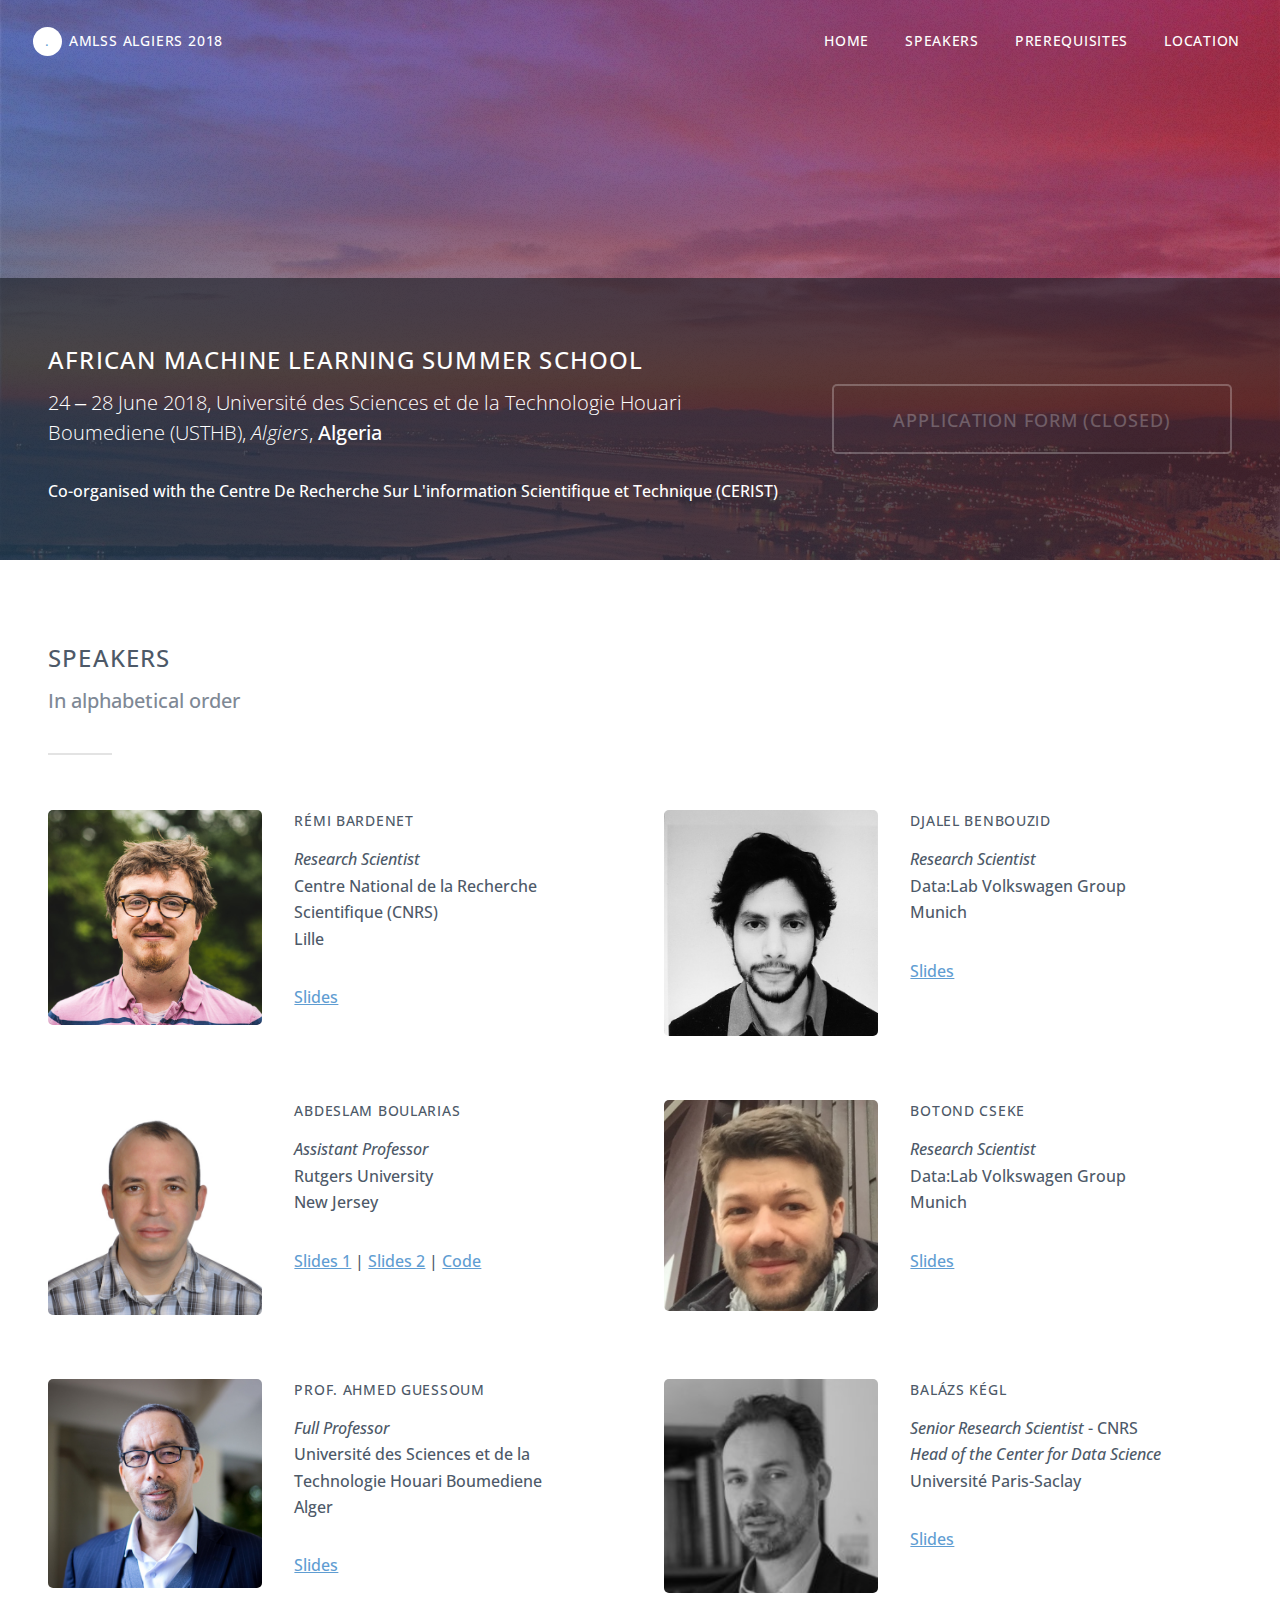
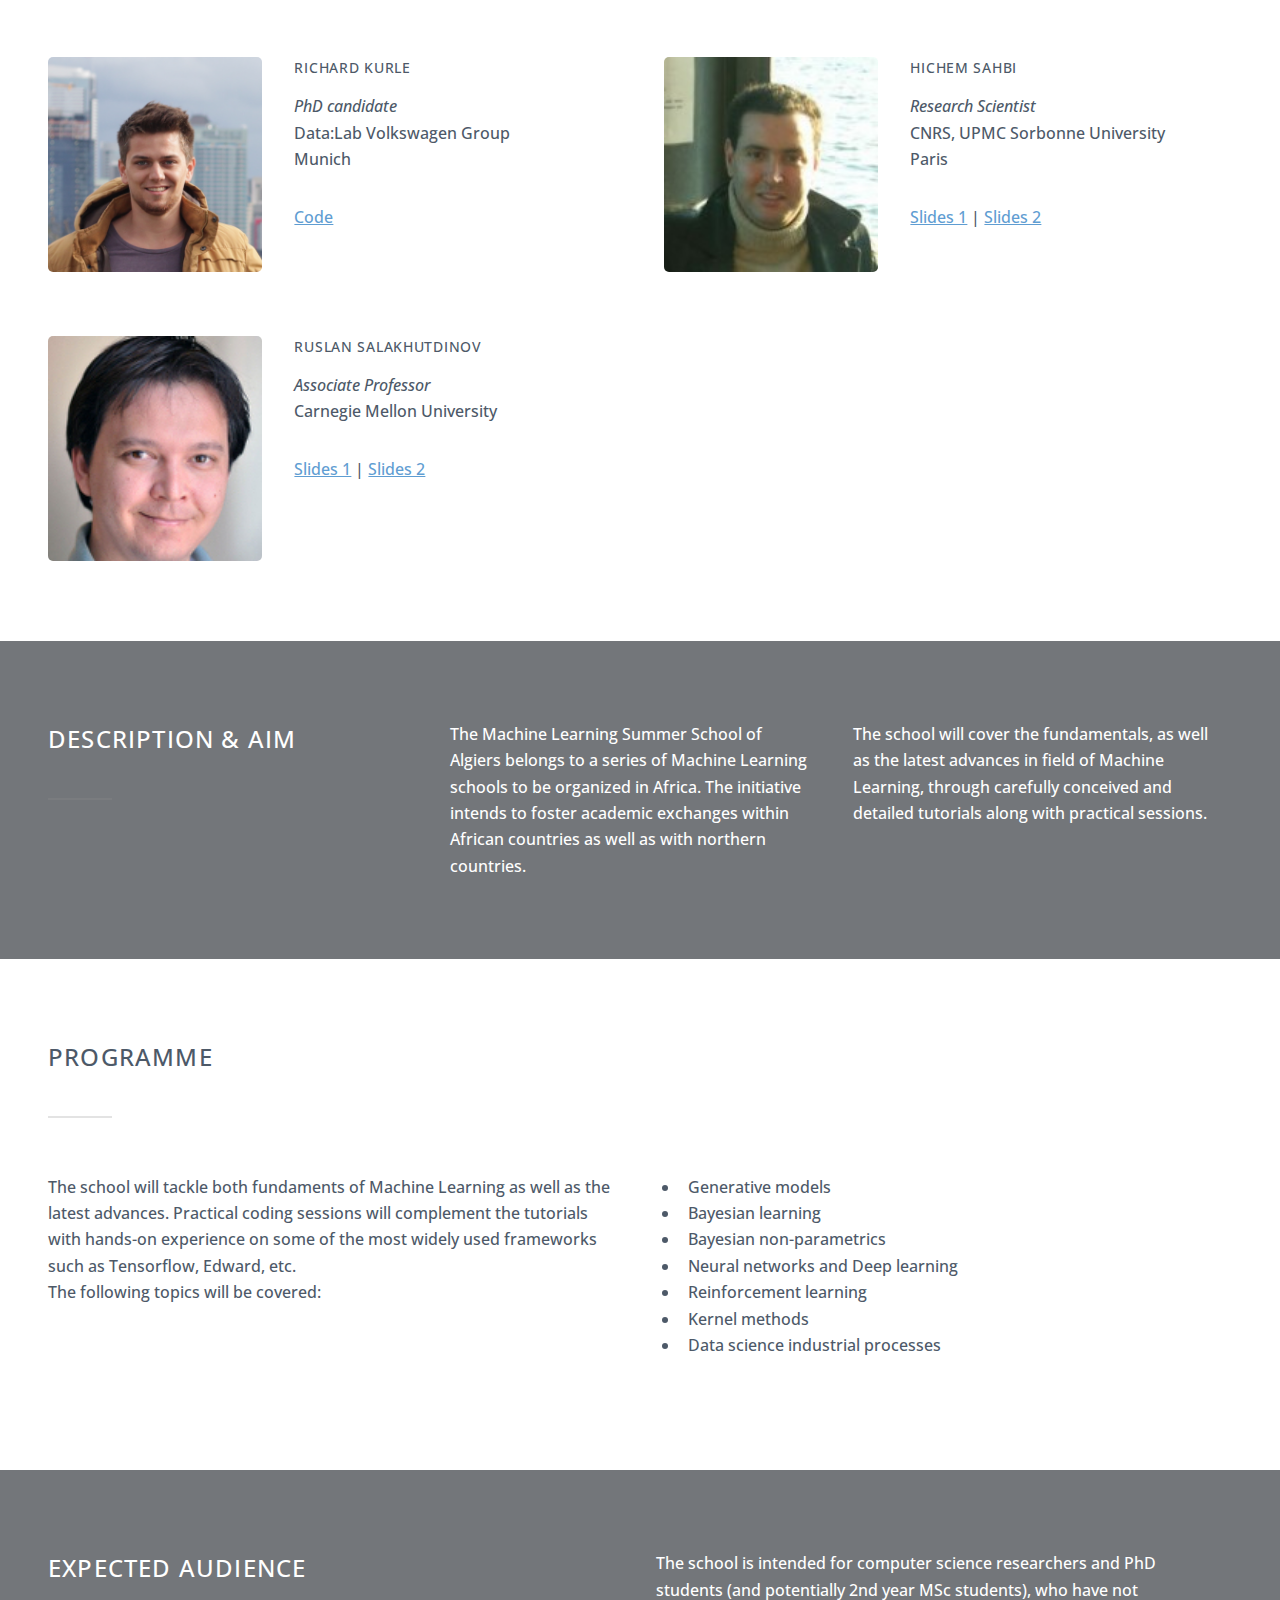
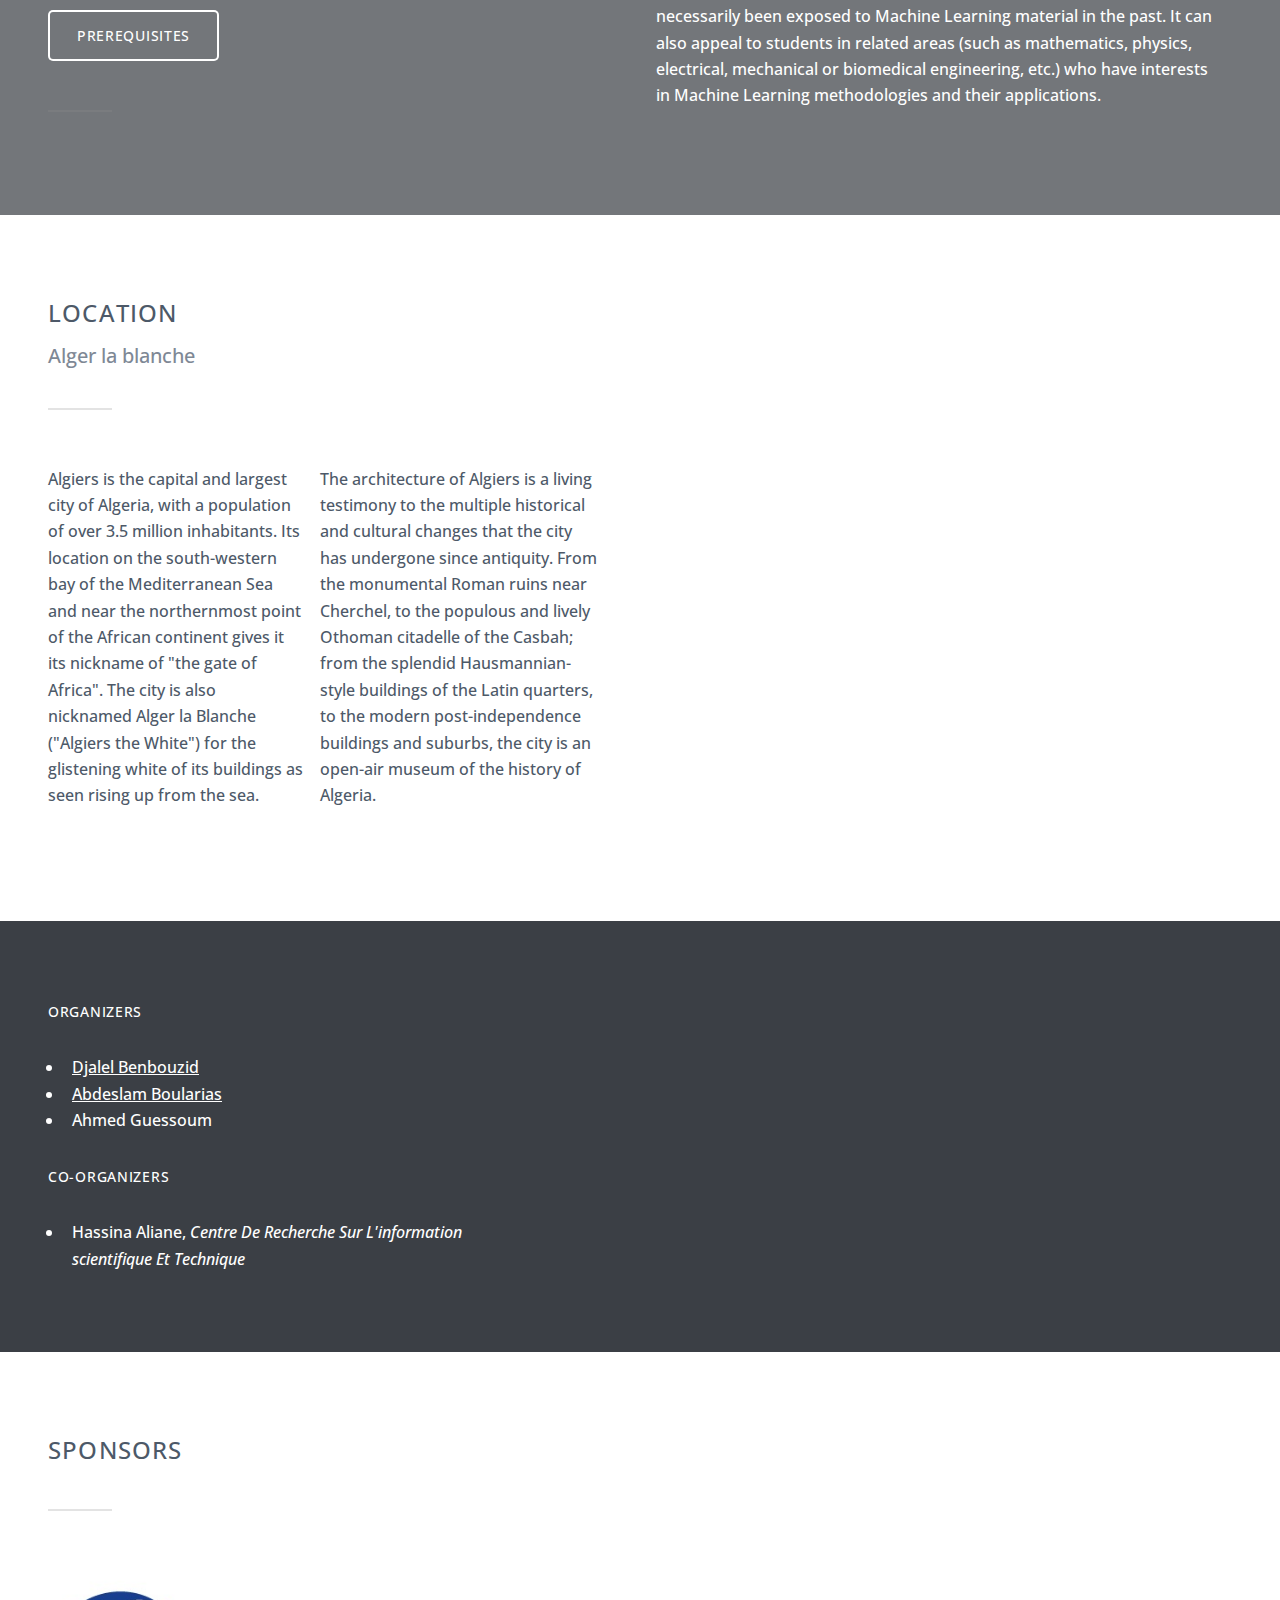
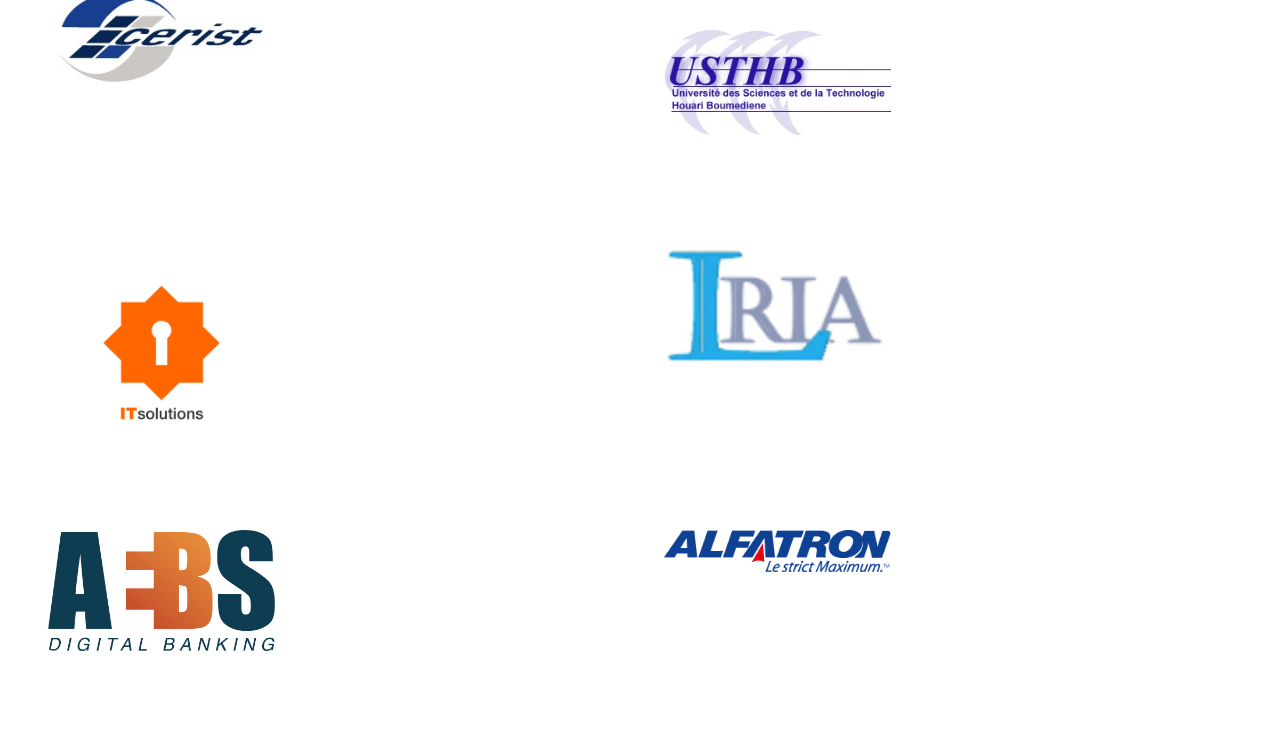
<file: algiers2018/index.html>
<!DOCTYPE HTML>
<html>
	<head>
		<script async src="https://www.googletagmanager.com/gtag/js?id=UA-108092888-1"></script>
		<script>
		  window.dataLayer = window.dataLayer || [];
		  function gtag(){dataLayer.push(arguments);}
		  gtag('js', new Date());

		  gtag('config', 'UA-108092888-1');
		</script>

		<title>AMLSS Algiers 2018</title>
		<meta charset="utf-8" />
		<meta name="viewport" content="width=device-width, initial-scale=1" />
		<!--[if lte IE 8]><script src="assets/js/ie/html5shiv.js"></script><![endif]-->
		<link rel="stylesheet" href="assets/css/main.css" />
		<!--[if lte IE 8]><link rel="stylesheet" href="assets/css/ie8.css" /><![endif]-->
		<!--[if lte IE 9]><link rel="stylesheet" href="assets/css/ie9.css" /><![endif]-->

		<meta property="og:title" content="AMLSS Algiers 2018" /> 
		<meta property="og:image" content="//mlschool.github.io/algiers2018/images/schoolbanner.png" /> 
		<meta property="og:description" content="African Machine Learning Summer School, Algiers 2018." />
		<meta property="og:url" content="//mlschool.github.io/algiers2018" />

		<meta name="twitter:card" content="summary" />
		<meta name="twitter:title" content="AMLSS Algiers 2018" />
		<meta name="twitter:description" content="African Machine Learning Summer School, Algiers 2018." />
		<meta name="twitter:image" content="http://mlschool.github.io/algiers2018/images/schoolbanner.png" />

	</head>
	<body class="landing">

		<!-- Header -->
			<header id="header" class="alt">
				<h1 id="logo"><a href="//mlschool.github.io/algiers2018/">AMLSS Algiers 2018</a></h1>
				<nav id="nav">
					<ul>
						<li><a href="//mlschool.github.io/algiers2018/">Home</a></li>
						<!-- <li><a href="https://goo.gl/forms/7QHzlJRkBMGAGCOi2">Application</a></li> -->
						<li><a href="//mlschool.github.io/algiers2018/#speakers">Speakers</a>  <!-- class="submenu" -->
						</li>
						<!-- <li><a href="#" class="submenu">Material</a> -->
							<!-- <ul> -->
								<li><a href="//mlschool.github.io/algiers2018/audience">Prerequisites</a></li>
								<!-- <li><a href="#">Slides</a></li> -->
							<!-- </ul>  -->
						</li>
						<li><a href="//mlschool.github.io/algiers2018/#location">Location</a></li>
					</ul>
				</nav>
			</header>

		<!-- Banner -->
			<section id="banner">
				<div class="content">
					<div class="inner">
						<header>
							<h2>African Machine Learning Summer School</h2>
							<p>24 &#8210; 28 June 2018, Université des Sciences et de la Technologie Houari Boumediene (USTHB), <i>Algiers</i>, <b>Algeria</b</p> 
							<p>Co-organised with the Centre De Recherche Sur L'information Scientifique et Technique (CERIST)
</p> 
						</header>
						<ul class="actions">
							<li><a href="https://goo.gl/forms/7QHzlJRkBMGAGCOi2" target="_blank" class="button disabled huge">Application form (closed)</a></li>
						</ul>
					</div>
				</div>
			</section>


		<!-- Speakers -->
			<section id="speakers" class="wrapper">
				<div class="inner">
					<header class="major">
						<h2>Speakers</h2>
						<p>In alphabetical order</p>
					</header>
					<div class="posts">
						<section class="post">
							<a href="#" class="image">
								<img src="images/speakers/bardenet.jpg" alt="Rémi Bardenet" />
							</a>
							<div class="content">
								<h3>Rémi Bardenet</h3>
								<p><i>Research Scientist</i>
								<br><b>Centre National de la Recherche Scientifique (CNRS)</b><br>Lille</p>
								<p><a href="slides/bardenet.pdf">Slides</a></p>
							</div>
						</section>
						<section class="post">
							<a href="#" class="image">
								<img src="images/speakers/benbouzid.jpg" alt="Djalel Benbouzid" />
							</a>
							<div class="content">
								<h3>Djalel Benbouzid</h3>
								<p><i>Research Scientist</i>
								<br><b>Data:Lab Volkswagen Group</b><br>Munich</p>
								<p><a href="slides/benbouzid.pdf">Slides</a></p>

							</div>
						</section>
						<section class="post">
							<a href="#" class="image">
								<img src="images/speakers/boularias.jpg" alt="Abdeslam Boularias" />
							</a>
							<div class="content">
								<h3>Abdeslam Boularias</h3>
								<p><i>Assistant Professor</i>
								<br><b>Rutgers University</b><br>New Jersey</p>
								<p><a href="slides/boularias.pdf">Slides 1</a> | 
									<a href="slides/boularias-qlearningexample.pptx">Slides 2</a> | 
									<a href="slides/GridWorld.zip">Code</a>
								</p>

							</div>
						</section>
						<section class="post">
							<a href="#" class="image">
								<img src="images/speakers/botond.png" alt="Botond Cseke" />
							</a>
							<div class="content">
								<h3>Botond Cseke</h3>
								<p><i>Research Scientist</i>
								<br><b>Data:Lab Volkswagen Group</b><br>Munich</p>
								<p><a href="slides/cseke.pdf">Slides</a></p>
							</div>
						</section>
						<section class="post">
							<a href="#" class="image">
								<img src="images/speakers/guessoum.jpg" alt="Ahmed Guessoum" />
							</a>
							<div class="content">
								<h3>Prof. Ahmed Guessoum</h3>
								<p><i>Full Professor</i>
								<br><b>Université des Sciences et de la Technologie Houari Boumediene</b><br>Alger</p>
								<p><a href="slides/guessoum.pdf">Slides</a></p> 

							</div>
						</section>
						<section class="post">
							<a href="#" class="image">
								<img src="images/speakers/kegl.jpg" alt="Balázs Kégl" />
							</a>
							<div class="content">
								<h3>Balázs Kégl</h3>
								<p><i>Senior Research Scientist</i> - <b>CNRS</b>
								<br><i>Head of the Center for Data Science</i><br><b>Université Paris-Saclay</b></p>
								<p><a href="slides/kegl.pdf">Slides</a></p>
							</div>
						</section>
						<section class="post">
							<a href="#" class="image">
								<img src="images/speakers/richard.png" alt="Richard Kurle" />
							</a>
							<div class="content">
								<h3>Richard Kurle</h3>
								<p><i>PhD candidate</i>
								<br><b>Data:Lab Volkswagen Group</b><br>Munich</p>
								<p><a href="https://github.com/richardk53/tf_tutorial_algiers">Code</a></p>

							</div>
						</section>
 						<section class="post">
							<a href="#" class="image">
								<img src="images/speakers/hichem.jpg" alt="Hichem Sahbi" />
							</a>
							<div class="content">
								<h3>Hichem Sahbi</h3>
								<p><i>Research Scientist</i>
								<br><b>CNRS, UPMC Sorbonne University</b><br>Paris</p>
								<p><a href="slides/sahbi1.pdf">Slides 1</a> | 
									<a href="slides/sahbi2.pdf">Slides 2</a>
								</p>

							</div>
						</section>
						<section class="post">
							<a href="#" class="image">
								<img src="images/speakers/ruslan.jpg" alt="Ruslan Salakhutdinov" />
							</a>
							<div class="content">
								<h3>Ruslan Salakhutdinov</h3>
								<p><i>Associate Professor</i>
								<br><b>Carnegie Mellon University</b></p>
								<p><a href="slides/salakhutdinov1.pdf">Slides 1</a> | 
									<a href="slides/salakhutdinov2.pdf">Slides 2</a>
								</p>

							</div>
						</section>
					</div>
				</div>
			</section>

		<!-- Description -->
			<section id="description" class="wrapper cta">
				<div class="inner">
					<header class="major">
						<h2>Description &amp; aim</h2>
					</header>
					<p>
						The Machine Learning Summer School of Algiers belongs to a series of Machine Learning schools to be organized in Africa. 
						The initiative intends to foster academic exchanges within African countries as well as with northern countries. 
					</p>
					<p>
						The school will cover the fundamentals, as well as the latest advances in field of Machine Learning, through carefully conceived and detailed tutorials along with practical sessions.
					</p>
				</div>
			</section>

			<section class="wrapper">
				<div class="inner">
					<header class="major">
						<h2>Programme</h2>
					</header>
					<div class="posts">
						<section class="post">
							The school will tackle both fundaments of Machine Learning as well as the latest advances. 
							Practical coding sessions will complement the tutorials with hands-on experience on some of 
							the most widely used frameworks such as Tensorflow, Edward, etc.
							<br>
							The following topics will be covered:
					</section>
						<section class="post">
							<ul>
								<li>Generative models</li>
								<li>Bayesian learning</li>
								<li>Bayesian non-parametrics</li>
								<li>Neural networks and Deep learning</li>
								<li>Reinforcement learning</li>
								<li>Kernel methods</li>
								<li>Data science industrial processes</li>
							</ul>
						</section>
					</div>
				</div>
			</section>


		<!-- Audience -->
			<section id="audience" class="wrapper cta">
				<div class="inner">
					<header class="major">
						<h2>Expected audience</h2>
						<ul class="actions">
							<li><a href="//mlschool.github.io/algiers2018/audience" class="button big">Prerequisites</a></li>
						</ul>
					</header>
					<p>
						The school is intended for computer science researchers and PhD students (and potentially 2nd year MSc students), who have not necessarily been exposed to Machine Learning  material in the past. It can also appeal to students in related areas (such as  mathematics, physics, electrical, mechanical or biomedical engineering, etc.) who have interests in Machine Learning methodologies and their applications.
					</p>
				</div>
			</section>

		<!-- Location -->
			<section id="location" class="wrapper">
				<div class="inner">
					<header class="major">
						<h2>Location</h2>
						<p>Alger la blanche</p>
					</header>
					<div class="posts">
						<section class="post">
							<p>
							Algiers is the capital and largest city of Algeria, with a population of over 3.5 million inhabitants. Its location on the  south-western bay of the Mediterranean Sea and near the northernmost point of the African continent gives it its nickname of "the gate of Africa". The city is also nicknamed <b>Alger la Blanche</b> ("Algiers the White") for the glistening white of its buildings as seen rising up from the sea. 
							</p><p>
							The architecture of Algiers is a living testimony to the multiple historical and cultural changes that the city has undergone since antiquity. From the monumental Roman ruins near Cherchel, to the populous and lively Othoman citadelle of the Casbah; from the splendid Hausmannian-style buildings of the Latin quarters, to the modern post-independence buildings and suburbs, the city is an open-air museum of the history of Algeria. 
							</p>
						</section>
						<section class="post">
								<iframe width="560" height="315" src="https://www.youtube.com/embed/Rh0uDv0qxDs?rel=0&amp;showinfo=0" frameborder="0" allowfullscreen></iframe>
						</section>
					</div>
				</div>
			</section>

		<!-- Footer -->
			<footer id="footer">
				<div class="content">
					<div class="inner">
						<section class="about">
							<h3>Organizers</h3>
							<p>
							<ul>
								<li><a href="https://www.linkedin.com/in/djalelbbz/">Djalel <b>Benbouzid</b></a></li>
								<li><a href="http://www.abdeslam.net/">Abdeslam <b>Boularias</b></a></li>
								<li>Ahmed <b>Guessoum</b></li>
							</ul>
							</p>
							<ul class="actions">
								<!-- <li><a href="#" class="button">Learn More</a></li> -->
							</ul>
							<h3>Co-organizers</h3>
							<p>
							<ul>
								<!-- <li>Centre De Recherche Sur L'information scientifique Et Technique (CERIST)</li>  -->
								<li>Hassina <b>Aliane</b>, <i>Centre De Recherche Sur L'information scientifique Et Technique</i></li>
							</ul>
							</p>
							<ul class="actions">
								<!-- <li><a href="#" class="button">Learn More</a></li> -->
							</ul>
						</section>
						<!-- <ul class="icons bulleted">
							<li class="icon fa-map-marker">
								<h3>University</h3>
								<p><br />
								<br />
								<br />
								</p>
							</li>
						</ul>
						<ul class="icons bulleted">
							<li class="icon fa-twitter">
								<h3>Twitter</h3>
								<p><a href="#">@</a></p>
							</li>
							<li class="icon fa-facebook">
								<h3>Facebook</h3>
								<p><a href="#">Page</a></p>
							</li>
							<li class="icon fa-envelope-o">
								<h3>Email</h3>
								<p><a href="#">mail@mail.com</a></p>
							</li>
						</ul> -->
					</div>
				</div>
			</footer>

			<section id="sponsors" class="wrapper">
				<div class="inner">
					<header class="major">
						<h2>Sponsors</h2>
					</header>
					<div class="posts">
						<section class="post">
							<a href="http://www.cerist.dz/" class="image">
							<img src="images/cerist.jpg">
							</a>
						</section>
						<section class="post">
							<a href="http://www.usthb.dz/" class="image">
							<img src="images/usthb.png">
							</a>
						</section>
						<section class="post">
							<a href="http://www.itsolutions.dz/" class="image">
							<img src="images/itsolutions.jpg">
							</a>
						</section>
						<section class="post">
							<a href="http://www.lria.usthb.dz/spip.php?article53" class="image">
							<img src="images/lria_logo.png">
							</a>
						</section>
						<section class="post">
							<a href="http://www.aebs-tech.com" class="image">
							<img src="images/aebs.png">
							</a>
						</section>
						<section class="post">
							<a href="http://www.alfatron-dz.com/" class="image">
							<img src="images/alfatron.png">
							</a>
						</section>
					</div>
				</div>
			</section>

		<!-- Scripts -->
			<script src="assets/js/jquery.min.js"></script>
			<script src="assets/js/jquery.dropotron.min.js"></script>
			<script src="assets/js/jquery.scrollex.min.js"></script>
			<script src="assets/js/skel.min.js"></script>
			<script src="assets/js/util.js"></script>
			<!--[if lte IE 8]><script src="assets/js/ie/respond.min.js"></script><![endif]-->
			<script src="assets/js/main.js"></script>

	</body>
</html>
</file>
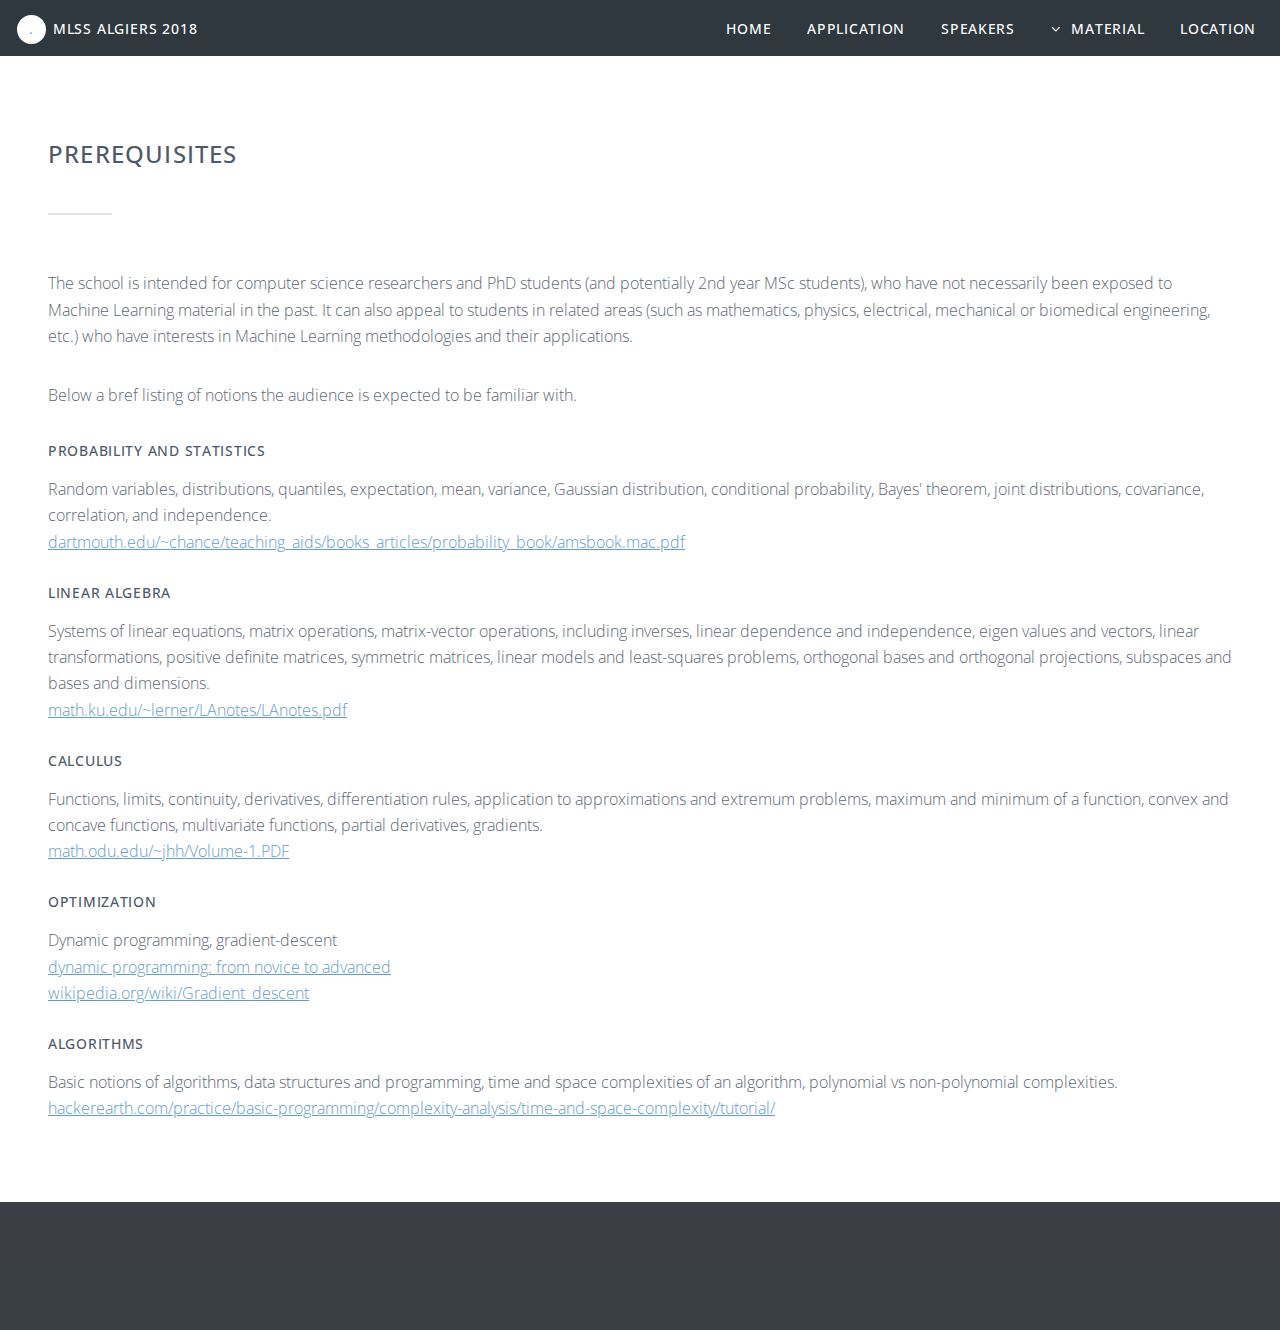
<file: algiers2018/audience/index.html>
<!DOCTYPE HTML>
<html>
	<head>
		<script async src="https://www.googletagmanager.com/gtag/js?id=UA-108092888-1"></script>
		<script>
		  window.dataLayer = window.dataLayer || [];
		  function gtag(){dataLayer.push(arguments);}
		  gtag('js', new Date());

		  gtag('config', 'UA-108092888-1');
		</script>

		<title>MLSS Algiers 2018</title>
		<meta charset="utf-8" />
		<meta name="viewport" content="width=device-width, initial-scale=1" />
		<!--[if lte IE 8]><script src="../assets/js/ie/html5shiv.js"></script><![endif]-->
		<link rel="stylesheet" href="../assets/css/main.css" />
		<!--[if lte IE 8]><link rel="stylesheet" href="../assets/css/ie8.css" /><![endif]-->
		<!--[if lte IE 9]><link rel="stylesheet" href="../assets/css/ie9.css" /><![endif]-->
	</head>
	<body>

		<!-- Header -->
			<header id="header">
				<h1 id="logo"><a href="//mlschool.org/algiers2018/">MLSS Algiers 2018</a></h1>
				<nav id="nav">
					<ul>
						<li><a href="//mlschool.org/algiers2018/">Home</a></li>
						<li><a href="https://goo.gl/forms/7QHzlJRkBMGAGCOi2">Application</a></li>
						<li><a href="//mlschool.org/algiers2018/#speakers">Speakers</a>  <!-- class="submenu" -->
						</li>
						<li><a href="#" class="submenu">Material</a>
							<ul>
								<li><a href="//mlschool.org/algiers2018/audience">Prerequisites</a></li>
								<li><a href="#">Slides</a></li>
							</ul> 
						</li>
						<li><a href="//mlschool.org/algiers2018/#location">Location</a></li>
					</ul>
				</nav>
			</header>


		<!-- Main -->
			<section id="main" class="wrapper">
				<div class="inner">
					<header class="major">
						<h2>Prerequisites</h2>
					</header>

					<!-- Content -->
						<p>
							The school is intended for computer science researchers and PhD students (and potentially 2nd year MSc students), who have not necessarily been exposed to Machine Learning  material in the past. It can also appeal to students in related areas (such as  mathematics, physics, electrical, mechanical or biomedical engineering, etc.) who have interests in  Machine Learning methodologies and their applications.
						</p>

						<p>
							Below a bref listing of notions the audience is expected to be familiar with.
						</p>

						<div class="content">
							<h3>Probability and statistics</h3>
								Random variables, distributions, quantiles, expectation, mean, variance, Gaussian distribution, conditional probability, Bayes' theorem, joint distributions, covariance, correlation, and independence. 
								<br>
								<a href="https://www.dartmouth.edu/~chance/teaching_aids/books_articles/probability_book/amsbook.mac.pdf">dartmouth.edu/~chance/teaching_aids/books_articles/probability_book/amsbook.mac.pdf</a>
								<br><br>


							<h3>Linear algebra</h3>

								Systems of linear equations, matrix operations, matrix-vector operations, including inverses, linear dependence and independence, eigen values and vectors, linear transformations, positive definite matrices, symmetric matrices, linear models and least-squares problems, orthogonal bases and orthogonal projections, subspaces and bases and dimensions.
								<br>
								<a href="https://www.math.ku.edu/~lerner/LAnotes/LAnotes.pdf">math.ku.edu/~lerner/LAnotes/LAnotes.pdf</a>
								<br><br>
								

							<h3>Calculus</h3>
								Functions, limits, continuity, derivatives, differentiation rules, application to approximations and extremum problems, maximum and minimum of a function, convex and concave functions, multivariate functions, partial derivatives, gradients.

								<br>
								<a href="http://www.math.odu.edu/~jhh/Volume-1.PDF">math.odu.edu/~jhh/Volume-1.PDF</a>
								<br><br>

							<h3>Optimization</h3>

								Dynamic programming, gradient-descent
								<br>
								<a href="https://www.topcoder.com/community/data-science/data-science-tutorials/dynamic-programming-from-novice-to-advanced/">dynamic programming: from novice to advanced</a>

								<br>
								<a href="https://en.wikipedia.org/wiki/Gradient_descent">wikipedia.org/wiki/Gradient_descent</a>
								<br><br>

							<h3>Algorithms</h3>

								Basic notions of algorithms, data structures and programming, time and space complexities of an algorithm, polynomial vs non-polynomial complexities.
								
								<br>
								<a href="https://www.hackerearth.com/practice/basic-programming/complexity-analysis/time-and-space-complexity/tutorial/">hackerearth.com/practice/basic-programming/complexity-analysis/time-and-space-complexity/tutorial/</a>
							</p>
						</div>

				</div>
			</section>

		<!-- Footer -->
			<footer id="footer">
				<div class="content">
					<div class="inner">
						<section class="about">
						</section>
					</div>
				</div>
			</footer>

		<!-- Scripts -->
			<script src="../assets/js/jquery.min.js"></script>
			<script src="../assets/js/jquery.dropotron.min.js"></script>
			<script src="../assets/js/jquery.scrollex.min.js"></script>
			<script src="../assets/js/skel.min.js"></script>
			<script src="../assets/js/util.js"></script>
			<!--[if lte IE 8]><script src="../assets/js/ie/respond.min.js"></script><![endif]-->
			<script src="../assets/js/main.js"></script>

	</body>
</html>
</file>
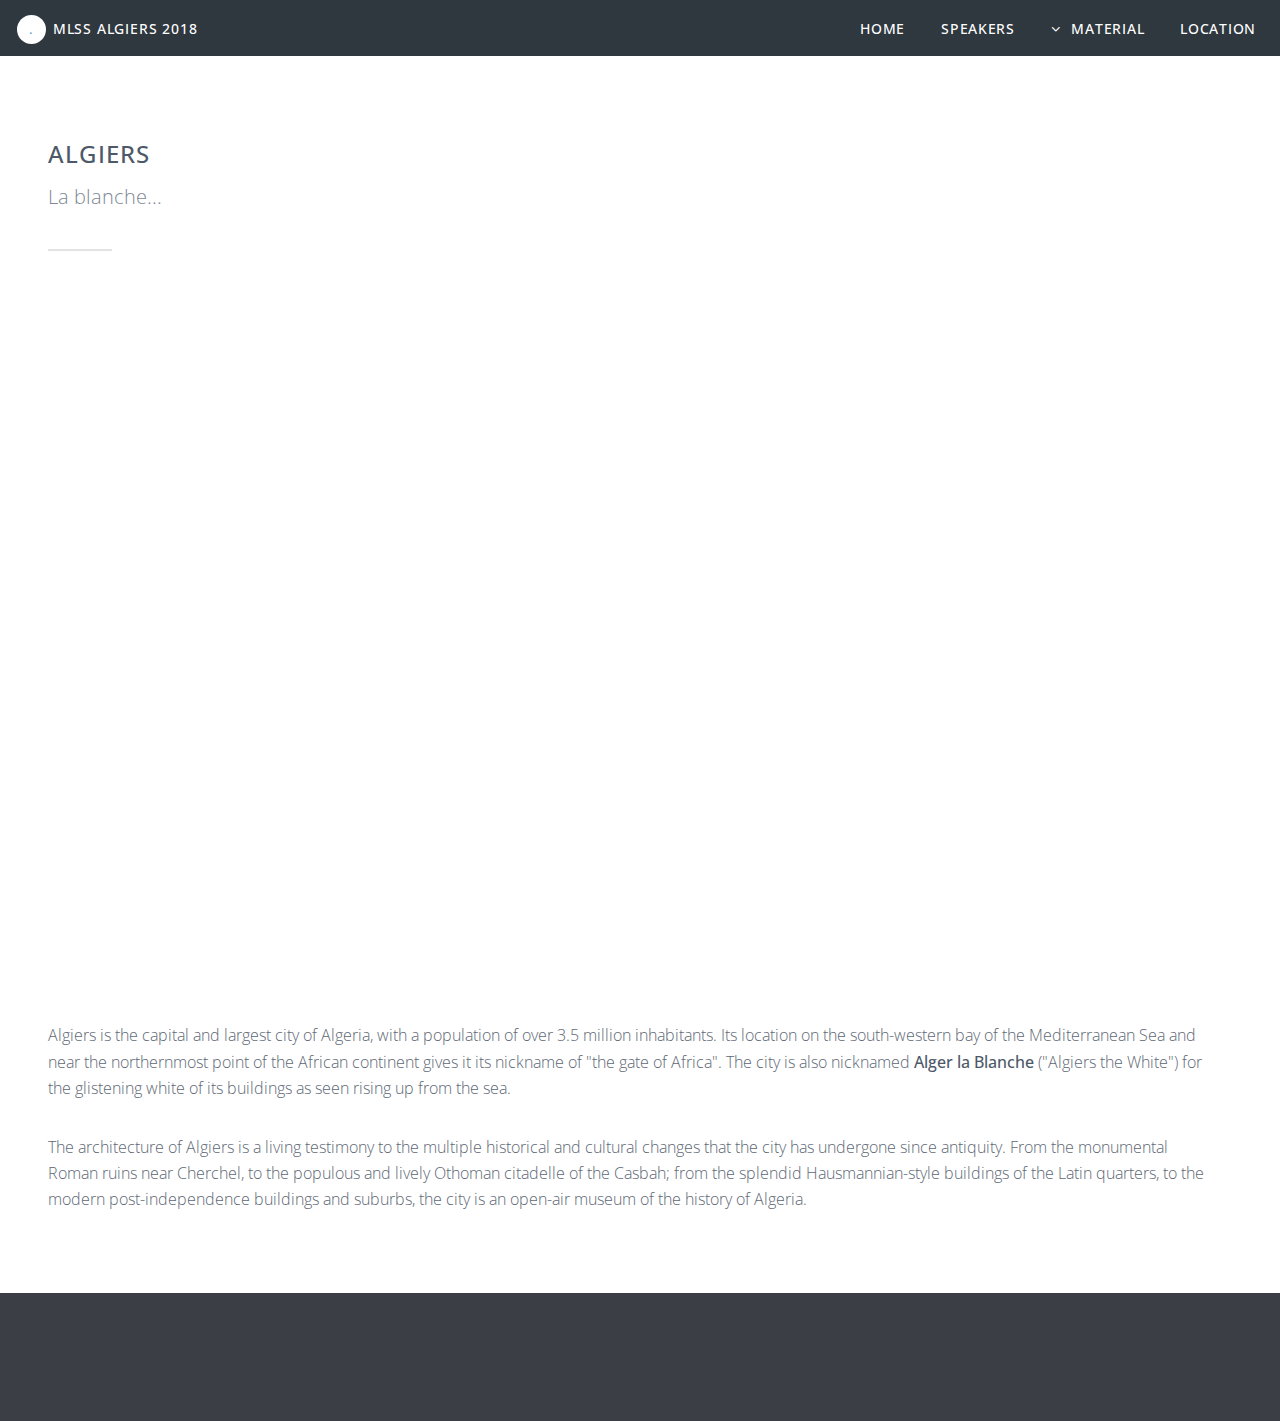
<file: algiers2018/location/index.html>
<!DOCTYPE HTML>
<html>
	<head>
		<script async src="https://www.googletagmanager.com/gtag/js?id=UA-108092888-1"></script>
		<script>
		  window.dataLayer = window.dataLayer || [];
		  function gtag(){dataLayer.push(arguments);}
		  gtag('js', new Date());

		  gtag('config', 'UA-108092888-1');
		</script>

		<title>Algiers</title>
		<meta charset="utf-8" />
		<meta name="viewport" content="width=device-width, initial-scale=1" />
		<!--[if lte IE 8]><script src="../assets/js/ie/html5shiv.js"></script><![endif]-->
		<link rel="stylesheet" href="../assets/css/main.css" />
		<!--[if lte IE 8]><link rel="stylesheet" href="../assets/css/ie8.css" /><![endif]-->
		<!--[if lte IE 9]><link rel="stylesheet" href="../assets/css/ie9.css" /><![endif]-->
	</head>
	<body>

		<!-- Header -->
			<header id="header">
				<h1 id="logo"><a href="//mlschool.org/algiers2018/">MLSS Algiers 2018</a></h1>
				<nav id="nav">
					<ul>
						<li><a href="//mlschool.org/algiers2018/">Home</a></li>
						<li><a href="//mlschool.org/algiers2018/#speakers">Speakers</a>  <!-- class="submenu" -->
<!-- 							<ul>
								<li><a href="#">Ahmed Guessoum</a></li>
								<li><a href="#">Abdeslam Boularias</a></li>
								<li><a href="#">Djalel Benbouzid</a></li>
							</ul> -->
						</li>
						<!-- <li><a href="#">Programme</a></li> -->
						<li><a href="#" class="submenu">Material</a>
							<ul>
								<li><a href="//mlschool.org/algiers2018/audience">Prerequisites</a></li>
								<li><a href="#">Slides</a></li>
							</ul> 
						</li>
						<!-- <li><a href="#">Material</a></li> -->
						<!-- <li><a href="#">Organizers</a></li> -->
						<li><a href="//mlschool.org/algiers2018/location">Location</a></li>
					</ul>
				</nav>
			</header>

		<!-- Main -->
			<section id="main" class="wrapper">
				<div class="inner">
					<header class="major">
						<h2>Algiers</h2>
						<p>La blanche...</p>
					</header>

					<!-- Content -->
						<div class="content">
							<div class="embeddedyoutube">
								<iframe width="560" height="349" src="https://www.youtube.com/embed/Rh0uDv0qxDs?rel=0&amp;showinfo=0" frameborder="0" allowfullscreen></iframe>
							</div>
							<!-- <a href="#" class="image fit"><img src="../images/pic10.jpg" alt="" /></a> -->
							<!-- <h3></h3> -->
							<p>
							Algiers is the capital and largest city of Algeria, with a population of over 3.5 million inhabitants. Its location on the  south-western bay of the Mediterranean Sea and near the northernmost point of the African continent gives it its nickname of "the gate of Africa". The city is also nicknamed <b>Alger la Blanche</b> ("Algiers the White") for the glistening white of its buildings as seen rising up from the sea. 
							</p>
							<p>
							The architecture of Algiers is a living testimony to the multiple historical and cultural changes that the city has undergone since antiquity. From the monumental Roman ruins near Cherchel, to the populous and lively Othoman citadelle of the Casbah; from the splendid Hausmannian-style buildings of the Latin quarters, to the modern post-independence buildings and suburbs, the city is an open-air museum of the history of Algeria. 
							</p>

						</div>

				</div>
			</section>

		<!-- Footer -->
			<footer id="footer">
				<div class="content">
					<div class="inner">
						<section class="about">
						</section>
					</div>
				</div>
			</footer>

		<!-- Scripts -->
			<script src="../assets/js/jquery.min.js"></script>
			<script src="../assets/js/jquery.dropotron.min.js"></script>
			<script src="../assets/js/jquery.scrollex.min.js"></script>
			<script src="../assets/js/skel.min.js"></script>
			<script src="../assets/js/util.js"></script>
			<!--[if lte IE 8]><script src="../assets/js/ie/respond.min.js"></script><![endif]-->
			<script src="../assets/js/main.js"></script>

	</body>
</html>
</file>
<file: algiers2018/assets/css/ie8.css>
/*
	Archetype by Pixelarity
	pixelarity.com | hello@pixelarity.com
	License: pixelarity.com/license
*/

/* List */

	ul.features li {
		border-top-color: #ddd;
	}

		ul.features li h3:before {
			border: solid 2px #ddd;
		}

/* Button */

	input[type="submit"],
	input[type="reset"],
	input[type="button"],
	button,
	.button {
		border: solid 2px #ddd;
		position: relative;
		-ms-behavior: url("assets/js/ie/PIE.htc");
	}

		input[type="submit"].special,
		input[type="reset"].special,
		input[type="button"].special,
		button.special,
		.button.special {
			border: none;
		}

/* Section/Article */

	header.major:after {
		background-color: #ddd;
	}

/* Wrapper */

	.wrapper.cta:before {
		background: url("images/ie/overlay.png") !important;
	}

/* Banner */

	#banner .content {
		background: url("images/ie/overlay.png");
	}

/* Footer */

	#footer .content {
		background: url("images/ie/overlay.png");
	}
</file>
<file: algiers2018/assets/css/ie9.css>
/*
	Archetype by Pixelarity
	pixelarity.com | hello@pixelarity.com
	License: pixelarity.com/license
*/

/* List */

	ul.features li {
		overflow: hidden;
	}

		ul.features li h3 {
			display: inline-block;
			float: left;
		}

		ul.features li p {
			display: inline-block;
		}

/* Posts */

	.posts {
		overflow: hidden;
	}

		.posts .post {
			overflow: hidden;
		}

			.posts .post .image {
				display: inline-block;
				float: left;
				width: 35%;
			}

			.posts .post .content {
				display: inline-block;
				width: 55%;
			}

		.posts > * {
			display: inline-block;
			float: left;
		}

/* Wrapper */

	.wrapper.cta {
		position: relative;
		background-image: url("../../images/cta.jpg");
		background-position: center center;
		background-size: cover;
		background-attachment: fixed;
		background-repeat: no-repeat;
	}

		.wrapper.cta > * {
			position: relative;
			z-index: 1;
		}

		.wrapper.cta:before {
			content: '';
			display: block;
			width: 100%;
			height: 100%;
			position: absolute;
			left: 0;
			top: 0;
			background: #2F373F;
			opacity: 0.6;
		}

		.wrapper.cta > .inner {
			overflow: hidden;
		}

			.wrapper.cta > .inner > * {
				float: left;
				display: inline-block;
			}

	.wrapper.sidebar > .inner {
		overflow: hidden;
	}

	.wrapper.sidebar.left > .inner > .content {
		float: right;
	}

	.wrapper.sidebar.left > .inner > .sidebar {
		float: right;
	}

	.wrapper.sidebar.right > .inner > .content {
		float: left;
	}

	.wrapper.sidebar.right > .inner > .sidebar {
		float: left;
	}

/* Banner */

	#banner {
		position: relative;
		background-image: url("../../images/banner.jpg");
		background-position: center center;
		background-size: cover;
		background-attachment: fixed;
		background-repeat: no-repeat;
	}

		#banner .content > .inner {
			overflow: hidden;
		}

			#banner .content > .inner header {
				float: left;
			}

/* Footer */

	#footer {
		position: relative;
		background-image: url("../../images/banner.jpg");
		background-position: center center;
		background-size: cover;
		background-attachment: fixed;
		background-repeat: no-repeat;
	}

		#footer .content > .inner {
			overflow: hidden;
		}

			#footer .content > .inner > * {
				display: inline-block;
				float: left;
			}
</file>
<file: algiers2018/assets/css/main.css>
@import url(font-awesome.min.css);
@import url("https://fonts.googleapis.com/css?family=Open+Sans:300italic,500italic,500,600,300");

/*
	Archetype by Pixelarity
	pixelarity.com | hello@pixelarity.com
	License: pixelarity.com/license
*/

.embeddedyoutube {
	position: relative;
	padding-bottom: 56.25%; /* 16:9 */
	padding-top: 25px;
	margin-bottom: 25px;
	height: 0;
}

.embeddedyoutube iframe {
	position: absolute;
	top: 0;
	left: 0;
	width: 100%;
	/*height: 100%;*/
}

/* Reset */

	html, body, div, span, applet, object, iframe, h1, h2, h3, h4, h5, h6, p, blockquote, pre, a, abbr, acronym, address, big, cite, code, del, dfn, em, img, ins, kbd, q, s, samp, small, strike, strong, sub, sup, tt, var, b, u, i, center, dl, dt, dd, ol, ul, li, fieldset, form, label, legend, table, caption, tbody, tfoot, thead, tr, th, td, article, aside, canvas, details, embed, figure, figcaption, footer, header, hgroup, menu, nav, output, ruby, section, summary, time, mark, audio, video {
		margin: 0;
		padding: 0;
		border: 0;
		font-size: 100%;
		font: inherit;
		vertical-align: baseline;
	}

	article, aside, details, figcaption, figure, footer, header, hgroup, menu, nav, section {
		display: block;
	}

	body {
		line-height: 1;
	}

	ol, ul {
		list-style: none;
	}

	blockquote, q {
		quotes: none;
	}

	blockquote:before, blockquote:after, q:before, q:after {
		content: '';
		content: none;
	}

	table {
		border-collapse: collapse;
		border-spacing: 0;
	}

	body {
		-webkit-text-size-adjust: none;
	}

/* Box Model */

	*, *:before, *:after {
		-moz-box-sizing: border-box;
		-webkit-box-sizing: border-box;
		box-sizing: border-box;
	}

/* Grid */

	.row {
		border-bottom: solid 1px transparent;
		-moz-box-sizing: border-box;
		-webkit-box-sizing: border-box;
		box-sizing: border-box;
	}

	.row > * {
		float: left;
		-moz-box-sizing: border-box;
		-webkit-box-sizing: border-box;
		box-sizing: border-box;
	}

	.row:after, .row:before {
		content: '';
		display: block;
		clear: both;
		height: 0;
	}

	.row.uniform > * > :first-child {
		margin-top: 0;
	}

	.row.uniform > * > :last-child {
		margin-bottom: 0;
	}

	.row.\30 \25 > * {
		padding: 0 0 0 0em;
	}

	.row.\30 \25 {
		margin: 0 0 -1px 0em;
	}

	.row.uniform.\30 \25 > * {
		padding: 0em 0 0 0em;
	}

	.row.uniform.\30 \25 {
		margin: 0em 0 -1px 0em;
	}

	.row > * {
		padding: 0 0 0 2em;
	}

	.row {
		margin: 0 0 -1px -2em;
	}

	.row.uniform > * {
		padding: 2em 0 0 2em;
	}

	.row.uniform {
		margin: -2em 0 -1px -2em;
	}

	.row.\32 00\25 > * {
		padding: 0 0 0 4em;
	}

	.row.\32 00\25 {
		margin: 0 0 -1px -4em;
	}

	.row.uniform.\32 00\25 > * {
		padding: 4em 0 0 4em;
	}

	.row.uniform.\32 00\25 {
		margin: -4em 0 -1px -4em;
	}

	.row.\31 50\25 > * {
		padding: 0 0 0 3em;
	}

	.row.\31 50\25 {
		margin: 0 0 -1px -3em;
	}

	.row.uniform.\31 50\25 > * {
		padding: 3em 0 0 3em;
	}

	.row.uniform.\31 50\25 {
		margin: -3em 0 -1px -3em;
	}

	.row.\35 0\25 > * {
		padding: 0 0 0 1em;
	}

	.row.\35 0\25 {
		margin: 0 0 -1px -1em;
	}

	.row.uniform.\35 0\25 > * {
		padding: 1em 0 0 1em;
	}

	.row.uniform.\35 0\25 {
		margin: -1em 0 -1px -1em;
	}

	.row.\32 5\25 > * {
		padding: 0 0 0 0.5em;
	}

	.row.\32 5\25 {
		margin: 0 0 -1px -0.5em;
	}

	.row.uniform.\32 5\25 > * {
		padding: 0.5em 0 0 0.5em;
	}

	.row.uniform.\32 5\25 {
		margin: -0.5em 0 -1px -0.5em;
	}

	.\31 2u, .\31 2u\24 {
		width: 100%;
		clear: none;
		margin-left: 0;
	}

	.\31 1u, .\31 1u\24 {
		width: 91.6666666667%;
		clear: none;
		margin-left: 0;
	}

	.\31 0u, .\31 0u\24 {
		width: 83.3333333333%;
		clear: none;
		margin-left: 0;
	}

	.\39 u, .\39 u\24 {
		width: 75%;
		clear: none;
		margin-left: 0;
	}

	.\38 u, .\38 u\24 {
		width: 66.6666666667%;
		clear: none;
		margin-left: 0;
	}

	.\37 u, .\37 u\24 {
		width: 58.3333333333%;
		clear: none;
		margin-left: 0;
	}

	.\36 u, .\36 u\24 {
		width: 50%;
		clear: none;
		margin-left: 0;
	}

	.\35 u, .\35 u\24 {
		width: 41.6666666667%;
		clear: none;
		margin-left: 0;
	}

	.\34 u, .\34 u\24 {
		width: 33.3333333333%;
		clear: none;
		margin-left: 0;
	}

	.\33 u, .\33 u\24 {
		width: 25%;
		clear: none;
		margin-left: 0;
	}

	.\32 u, .\32 u\24 {
		width: 16.6666666667%;
		clear: none;
		margin-left: 0;
	}

	.\31 u, .\31 u\24 {
		width: 8.3333333333%;
		clear: none;
		margin-left: 0;
	}

	.\31 2u\24 + *,
	.\31 1u\24 + *,
	.\31 0u\24 + *,
	.\39 u\24 + *,
	.\38 u\24 + *,
	.\37 u\24 + *,
	.\36 u\24 + *,
	.\35 u\24 + *,
	.\34 u\24 + *,
	.\33 u\24 + *,
	.\32 u\24 + *,
	.\31 u\24 + * {
		clear: left;
	}

	.\-11u {
		margin-left: 91.66667%;
	}

	.\-10u {
		margin-left: 83.33333%;
	}

	.\-9u {
		margin-left: 75%;
	}

	.\-8u {
		margin-left: 66.66667%;
	}

	.\-7u {
		margin-left: 58.33333%;
	}

	.\-6u {
		margin-left: 50%;
	}

	.\-5u {
		margin-left: 41.66667%;
	}

	.\-4u {
		margin-left: 33.33333%;
	}

	.\-3u {
		margin-left: 25%;
	}

	.\-2u {
		margin-left: 16.66667%;
	}

	.\-1u {
		margin-left: 8.33333%;
	}

	@media screen and (max-width: 1680px) {

		.row > * {
			padding: 0 0 0 2em;
		}

		.row {
			margin: 0 0 -1px -2em;
		}

		.row.uniform > * {
			padding: 2em 0 0 2em;
		}

		.row.uniform {
			margin: -2em 0 -1px -2em;
		}

		.row.\32 00\25 > * {
			padding: 0 0 0 4em;
		}

		.row.\32 00\25 {
			margin: 0 0 -1px -4em;
		}

		.row.uniform.\32 00\25 > * {
			padding: 4em 0 0 4em;
		}

		.row.uniform.\32 00\25 {
			margin: -4em 0 -1px -4em;
		}

		.row.\31 50\25 > * {
			padding: 0 0 0 3em;
		}

		.row.\31 50\25 {
			margin: 0 0 -1px -3em;
		}

		.row.uniform.\31 50\25 > * {
			padding: 3em 0 0 3em;
		}

		.row.uniform.\31 50\25 {
			margin: -3em 0 -1px -3em;
		}

		.row.\35 0\25 > * {
			padding: 0 0 0 1em;
		}

		.row.\35 0\25 {
			margin: 0 0 -1px -1em;
		}

		.row.uniform.\35 0\25 > * {
			padding: 1em 0 0 1em;
		}

		.row.uniform.\35 0\25 {
			margin: -1em 0 -1px -1em;
		}

		.row.\32 5\25 > * {
			padding: 0 0 0 0.5em;
		}

		.row.\32 5\25 {
			margin: 0 0 -1px -0.5em;
		}

		.row.uniform.\32 5\25 > * {
			padding: 0.5em 0 0 0.5em;
		}

		.row.uniform.\32 5\25 {
			margin: -0.5em 0 -1px -0.5em;
		}

		.\31 2u\28xlarge\29, .\31 2u\24\28xlarge\29 {
			width: 100%;
			clear: none;
			margin-left: 0;
		}

		.\31 1u\28xlarge\29, .\31 1u\24\28xlarge\29 {
			width: 91.6666666667%;
			clear: none;
			margin-left: 0;
		}

		.\31 0u\28xlarge\29, .\31 0u\24\28xlarge\29 {
			width: 83.3333333333%;
			clear: none;
			margin-left: 0;
		}

		.\39 u\28xlarge\29, .\39 u\24\28xlarge\29 {
			width: 75%;
			clear: none;
			margin-left: 0;
		}

		.\38 u\28xlarge\29, .\38 u\24\28xlarge\29 {
			width: 66.6666666667%;
			clear: none;
			margin-left: 0;
		}

		.\37 u\28xlarge\29, .\37 u\24\28xlarge\29 {
			width: 58.3333333333%;
			clear: none;
			margin-left: 0;
		}

		.\36 u\28xlarge\29, .\36 u\24\28xlarge\29 {
			width: 50%;
			clear: none;
			margin-left: 0;
		}

		.\35 u\28xlarge\29, .\35 u\24\28xlarge\29 {
			width: 41.6666666667%;
			clear: none;
			margin-left: 0;
		}

		.\34 u\28xlarge\29, .\34 u\24\28xlarge\29 {
			width: 33.3333333333%;
			clear: none;
			margin-left: 0;
		}

		.\33 u\28xlarge\29, .\33 u\24\28xlarge\29 {
			width: 25%;
			clear: none;
			margin-left: 0;
		}

		.\32 u\28xlarge\29, .\32 u\24\28xlarge\29 {
			width: 16.6666666667%;
			clear: none;
			margin-left: 0;
		}

		.\31 u\28xlarge\29, .\31 u\24\28xlarge\29 {
			width: 8.3333333333%;
			clear: none;
			margin-left: 0;
		}

		.\31 2u\24\28xlarge\29 + *,
		.\31 1u\24\28xlarge\29 + *,
		.\31 0u\24\28xlarge\29 + *,
		.\39 u\24\28xlarge\29 + *,
		.\38 u\24\28xlarge\29 + *,
		.\37 u\24\28xlarge\29 + *,
		.\36 u\24\28xlarge\29 + *,
		.\35 u\24\28xlarge\29 + *,
		.\34 u\24\28xlarge\29 + *,
		.\33 u\24\28xlarge\29 + *,
		.\32 u\24\28xlarge\29 + *,
		.\31 u\24\28xlarge\29 + * {
			clear: left;
		}

		.\-11u\28xlarge\29 {
			margin-left: 91.66667%;
		}

		.\-10u\28xlarge\29 {
			margin-left: 83.33333%;
		}

		.\-9u\28xlarge\29 {
			margin-left: 75%;
		}

		.\-8u\28xlarge\29 {
			margin-left: 66.66667%;
		}

		.\-7u\28xlarge\29 {
			margin-left: 58.33333%;
		}

		.\-6u\28xlarge\29 {
			margin-left: 50%;
		}

		.\-5u\28xlarge\29 {
			margin-left: 41.66667%;
		}

		.\-4u\28xlarge\29 {
			margin-left: 33.33333%;
		}

		.\-3u\28xlarge\29 {
			margin-left: 25%;
		}

		.\-2u\28xlarge\29 {
			margin-left: 16.66667%;
		}

		.\-1u\28xlarge\29 {
			margin-left: 8.33333%;
		}

	}

	@media screen and (max-width: 1280px) {

		.row > * {
			padding: 0 0 0 2em;
		}

		.row {
			margin: 0 0 -1px -2em;
		}

		.row.uniform > * {
			padding: 2em 0 0 2em;
		}

		.row.uniform {
			margin: -2em 0 -1px -2em;
		}

		.row.\32 00\25 > * {
			padding: 0 0 0 4em;
		}

		.row.\32 00\25 {
			margin: 0 0 -1px -4em;
		}

		.row.uniform.\32 00\25 > * {
			padding: 4em 0 0 4em;
		}

		.row.uniform.\32 00\25 {
			margin: -4em 0 -1px -4em;
		}

		.row.\31 50\25 > * {
			padding: 0 0 0 3em;
		}

		.row.\31 50\25 {
			margin: 0 0 -1px -3em;
		}

		.row.uniform.\31 50\25 > * {
			padding: 3em 0 0 3em;
		}

		.row.uniform.\31 50\25 {
			margin: -3em 0 -1px -3em;
		}

		.row.\35 0\25 > * {
			padding: 0 0 0 1em;
		}

		.row.\35 0\25 {
			margin: 0 0 -1px -1em;
		}

		.row.uniform.\35 0\25 > * {
			padding: 1em 0 0 1em;
		}

		.row.uniform.\35 0\25 {
			margin: -1em 0 -1px -1em;
		}

		.row.\32 5\25 > * {
			padding: 0 0 0 0.5em;
		}

		.row.\32 5\25 {
			margin: 0 0 -1px -0.5em;
		}

		.row.uniform.\32 5\25 > * {
			padding: 0.5em 0 0 0.5em;
		}

		.row.uniform.\32 5\25 {
			margin: -0.5em 0 -1px -0.5em;
		}

		.\31 2u\28large\29, .\31 2u\24\28large\29 {
			width: 100%;
			clear: none;
			margin-left: 0;
		}

		.\31 1u\28large\29, .\31 1u\24\28large\29 {
			width: 91.6666666667%;
			clear: none;
			margin-left: 0;
		}

		.\31 0u\28large\29, .\31 0u\24\28large\29 {
			width: 83.3333333333%;
			clear: none;
			margin-left: 0;
		}

		.\39 u\28large\29, .\39 u\24\28large\29 {
			width: 75%;
			clear: none;
			margin-left: 0;
		}

		.\38 u\28large\29, .\38 u\24\28large\29 {
			width: 66.6666666667%;
			clear: none;
			margin-left: 0;
		}

		.\37 u\28large\29, .\37 u\24\28large\29 {
			width: 58.3333333333%;
			clear: none;
			margin-left: 0;
		}

		.\36 u\28large\29, .\36 u\24\28large\29 {
			width: 50%;
			clear: none;
			margin-left: 0;
		}

		.\35 u\28large\29, .\35 u\24\28large\29 {
			width: 41.6666666667%;
			clear: none;
			margin-left: 0;
		}

		.\34 u\28large\29, .\34 u\24\28large\29 {
			width: 33.3333333333%;
			clear: none;
			margin-left: 0;
		}

		.\33 u\28large\29, .\33 u\24\28large\29 {
			width: 25%;
			clear: none;
			margin-left: 0;
		}

		.\32 u\28large\29, .\32 u\24\28large\29 {
			width: 16.6666666667%;
			clear: none;
			margin-left: 0;
		}

		.\31 u\28large\29, .\31 u\24\28large\29 {
			width: 8.3333333333%;
			clear: none;
			margin-left: 0;
		}

		.\31 2u\24\28large\29 + *,
		.\31 1u\24\28large\29 + *,
		.\31 0u\24\28large\29 + *,
		.\39 u\24\28large\29 + *,
		.\38 u\24\28large\29 + *,
		.\37 u\24\28large\29 + *,
		.\36 u\24\28large\29 + *,
		.\35 u\24\28large\29 + *,
		.\34 u\24\28large\29 + *,
		.\33 u\24\28large\29 + *,
		.\32 u\24\28large\29 + *,
		.\31 u\24\28large\29 + * {
			clear: left;
		}

		.\-11u\28large\29 {
			margin-left: 91.66667%;
		}

		.\-10u\28large\29 {
			margin-left: 83.33333%;
		}

		.\-9u\28large\29 {
			margin-left: 75%;
		}

		.\-8u\28large\29 {
			margin-left: 66.66667%;
		}

		.\-7u\28large\29 {
			margin-left: 58.33333%;
		}

		.\-6u\28large\29 {
			margin-left: 50%;
		}

		.\-5u\28large\29 {
			margin-left: 41.66667%;
		}

		.\-4u\28large\29 {
			margin-left: 33.33333%;
		}

		.\-3u\28large\29 {
			margin-left: 25%;
		}

		.\-2u\28large\29 {
			margin-left: 16.66667%;
		}

		.\-1u\28large\29 {
			margin-left: 8.33333%;
		}

	}

	@media screen and (max-width: 980px) {

		.row > * {
			padding: 0 0 0 2em;
		}

		.row {
			margin: 0 0 -1px -2em;
		}

		.row.uniform > * {
			padding: 2em 0 0 2em;
		}

		.row.uniform {
			margin: -2em 0 -1px -2em;
		}

		.row.\32 00\25 > * {
			padding: 0 0 0 4em;
		}

		.row.\32 00\25 {
			margin: 0 0 -1px -4em;
		}

		.row.uniform.\32 00\25 > * {
			padding: 4em 0 0 4em;
		}

		.row.uniform.\32 00\25 {
			margin: -4em 0 -1px -4em;
		}

		.row.\31 50\25 > * {
			padding: 0 0 0 3em;
		}

		.row.\31 50\25 {
			margin: 0 0 -1px -3em;
		}

		.row.uniform.\31 50\25 > * {
			padding: 3em 0 0 3em;
		}

		.row.uniform.\31 50\25 {
			margin: -3em 0 -1px -3em;
		}

		.row.\35 0\25 > * {
			padding: 0 0 0 1em;
		}

		.row.\35 0\25 {
			margin: 0 0 -1px -1em;
		}

		.row.uniform.\35 0\25 > * {
			padding: 1em 0 0 1em;
		}

		.row.uniform.\35 0\25 {
			margin: -1em 0 -1px -1em;
		}

		.row.\32 5\25 > * {
			padding: 0 0 0 0.5em;
		}

		.row.\32 5\25 {
			margin: 0 0 -1px -0.5em;
		}

		.row.uniform.\32 5\25 > * {
			padding: 0.5em 0 0 0.5em;
		}

		.row.uniform.\32 5\25 {
			margin: -0.5em 0 -1px -0.5em;
		}

		.\31 2u\28medium\29, .\31 2u\24\28medium\29 {
			width: 100%;
			clear: none;
			margin-left: 0;
		}

		.\31 1u\28medium\29, .\31 1u\24\28medium\29 {
			width: 91.6666666667%;
			clear: none;
			margin-left: 0;
		}

		.\31 0u\28medium\29, .\31 0u\24\28medium\29 {
			width: 83.3333333333%;
			clear: none;
			margin-left: 0;
		}

		.\39 u\28medium\29, .\39 u\24\28medium\29 {
			width: 75%;
			clear: none;
			margin-left: 0;
		}

		.\38 u\28medium\29, .\38 u\24\28medium\29 {
			width: 66.6666666667%;
			clear: none;
			margin-left: 0;
		}

		.\37 u\28medium\29, .\37 u\24\28medium\29 {
			width: 58.3333333333%;
			clear: none;
			margin-left: 0;
		}

		.\36 u\28medium\29, .\36 u\24\28medium\29 {
			width: 50%;
			clear: none;
			margin-left: 0;
		}

		.\35 u\28medium\29, .\35 u\24\28medium\29 {
			width: 41.6666666667%;
			clear: none;
			margin-left: 0;
		}

		.\34 u\28medium\29, .\34 u\24\28medium\29 {
			width: 33.3333333333%;
			clear: none;
			margin-left: 0;
		}

		.\33 u\28medium\29, .\33 u\24\28medium\29 {
			width: 25%;
			clear: none;
			margin-left: 0;
		}

		.\32 u\28medium\29, .\32 u\24\28medium\29 {
			width: 16.6666666667%;
			clear: none;
			margin-left: 0;
		}

		.\31 u\28medium\29, .\31 u\24\28medium\29 {
			width: 8.3333333333%;
			clear: none;
			margin-left: 0;
		}

		.\31 2u\24\28medium\29 + *,
		.\31 1u\24\28medium\29 + *,
		.\31 0u\24\28medium\29 + *,
		.\39 u\24\28medium\29 + *,
		.\38 u\24\28medium\29 + *,
		.\37 u\24\28medium\29 + *,
		.\36 u\24\28medium\29 + *,
		.\35 u\24\28medium\29 + *,
		.\34 u\24\28medium\29 + *,
		.\33 u\24\28medium\29 + *,
		.\32 u\24\28medium\29 + *,
		.\31 u\24\28medium\29 + * {
			clear: left;
		}

		.\-11u\28medium\29 {
			margin-left: 91.66667%;
		}

		.\-10u\28medium\29 {
			margin-left: 83.33333%;
		}

		.\-9u\28medium\29 {
			margin-left: 75%;
		}

		.\-8u\28medium\29 {
			margin-left: 66.66667%;
		}

		.\-7u\28medium\29 {
			margin-left: 58.33333%;
		}

		.\-6u\28medium\29 {
			margin-left: 50%;
		}

		.\-5u\28medium\29 {
			margin-left: 41.66667%;
		}

		.\-4u\28medium\29 {
			margin-left: 33.33333%;
		}

		.\-3u\28medium\29 {
			margin-left: 25%;
		}

		.\-2u\28medium\29 {
			margin-left: 16.66667%;
		}

		.\-1u\28medium\29 {
			margin-left: 8.33333%;
		}

	}

	@media screen and (max-width: 736px) {

		.row > * {
			padding: 0 0 0 2em;
		}

		.row {
			margin: 0 0 -1px -2em;
		}

		.row.uniform > * {
			padding: 2em 0 0 2em;
		}

		.row.uniform {
			margin: -2em 0 -1px -2em;
		}

		.row.\32 00\25 > * {
			padding: 0 0 0 4em;
		}

		.row.\32 00\25 {
			margin: 0 0 -1px -4em;
		}

		.row.uniform.\32 00\25 > * {
			padding: 4em 0 0 4em;
		}

		.row.uniform.\32 00\25 {
			margin: -4em 0 -1px -4em;
		}

		.row.\31 50\25 > * {
			padding: 0 0 0 3em;
		}

		.row.\31 50\25 {
			margin: 0 0 -1px -3em;
		}

		.row.uniform.\31 50\25 > * {
			padding: 3em 0 0 3em;
		}

		.row.uniform.\31 50\25 {
			margin: -3em 0 -1px -3em;
		}

		.row.\35 0\25 > * {
			padding: 0 0 0 1em;
		}

		.row.\35 0\25 {
			margin: 0 0 -1px -1em;
		}

		.row.uniform.\35 0\25 > * {
			padding: 1em 0 0 1em;
		}

		.row.uniform.\35 0\25 {
			margin: -1em 0 -1px -1em;
		}

		.row.\32 5\25 > * {
			padding: 0 0 0 0.5em;
		}

		.row.\32 5\25 {
			margin: 0 0 -1px -0.5em;
		}

		.row.uniform.\32 5\25 > * {
			padding: 0.5em 0 0 0.5em;
		}

		.row.uniform.\32 5\25 {
			margin: -0.5em 0 -1px -0.5em;
		}

		.\31 2u\28small\29, .\31 2u\24\28small\29 {
			width: 100%;
			clear: none;
			margin-left: 0;
		}

		.\31 1u\28small\29, .\31 1u\24\28small\29 {
			width: 91.6666666667%;
			clear: none;
			margin-left: 0;
		}

		.\31 0u\28small\29, .\31 0u\24\28small\29 {
			width: 83.3333333333%;
			clear: none;
			margin-left: 0;
		}

		.\39 u\28small\29, .\39 u\24\28small\29 {
			width: 75%;
			clear: none;
			margin-left: 0;
		}

		.\38 u\28small\29, .\38 u\24\28small\29 {
			width: 66.6666666667%;
			clear: none;
			margin-left: 0;
		}

		.\37 u\28small\29, .\37 u\24\28small\29 {
			width: 58.3333333333%;
			clear: none;
			margin-left: 0;
		}

		.\36 u\28small\29, .\36 u\24\28small\29 {
			width: 50%;
			clear: none;
			margin-left: 0;
		}

		.\35 u\28small\29, .\35 u\24\28small\29 {
			width: 41.6666666667%;
			clear: none;
			margin-left: 0;
		}

		.\34 u\28small\29, .\34 u\24\28small\29 {
			width: 33.3333333333%;
			clear: none;
			margin-left: 0;
		}

		.\33 u\28small\29, .\33 u\24\28small\29 {
			width: 25%;
			clear: none;
			margin-left: 0;
		}

		.\32 u\28small\29, .\32 u\24\28small\29 {
			width: 16.6666666667%;
			clear: none;
			margin-left: 0;
		}

		.\31 u\28small\29, .\31 u\24\28small\29 {
			width: 8.3333333333%;
			clear: none;
			margin-left: 0;
		}

		.\31 2u\24\28small\29 + *,
		.\31 1u\24\28small\29 + *,
		.\31 0u\24\28small\29 + *,
		.\39 u\24\28small\29 + *,
		.\38 u\24\28small\29 + *,
		.\37 u\24\28small\29 + *,
		.\36 u\24\28small\29 + *,
		.\35 u\24\28small\29 + *,
		.\34 u\24\28small\29 + *,
		.\33 u\24\28small\29 + *,
		.\32 u\24\28small\29 + *,
		.\31 u\24\28small\29 + * {
			clear: left;
		}

		.\-11u\28small\29 {
			margin-left: 91.66667%;
		}

		.\-10u\28small\29 {
			margin-left: 83.33333%;
		}

		.\-9u\28small\29 {
			margin-left: 75%;
		}

		.\-8u\28small\29 {
			margin-left: 66.66667%;
		}

		.\-7u\28small\29 {
			margin-left: 58.33333%;
		}

		.\-6u\28small\29 {
			margin-left: 50%;
		}

		.\-5u\28small\29 {
			margin-left: 41.66667%;
		}

		.\-4u\28small\29 {
			margin-left: 33.33333%;
		}

		.\-3u\28small\29 {
			margin-left: 25%;
		}

		.\-2u\28small\29 {
			margin-left: 16.66667%;
		}

		.\-1u\28small\29 {
			margin-left: 8.33333%;
		}

	}

	@media screen and (max-width: 480px) {

		.row > * {
			padding: 0 0 0 2em;
		}

		.row {
			margin: 0 0 -1px -2em;
		}

		.row.uniform > * {
			padding: 2em 0 0 2em;
		}

		.row.uniform {
			margin: -2em 0 -1px -2em;
		}

		.row.\32 00\25 > * {
			padding: 0 0 0 4em;
		}

		.row.\32 00\25 {
			margin: 0 0 -1px -4em;
		}

		.row.uniform.\32 00\25 > * {
			padding: 4em 0 0 4em;
		}

		.row.uniform.\32 00\25 {
			margin: -4em 0 -1px -4em;
		}

		.row.\31 50\25 > * {
			padding: 0 0 0 3em;
		}

		.row.\31 50\25 {
			margin: 0 0 -1px -3em;
		}

		.row.uniform.\31 50\25 > * {
			padding: 3em 0 0 3em;
		}

		.row.uniform.\31 50\25 {
			margin: -3em 0 -1px -3em;
		}

		.row.\35 0\25 > * {
			padding: 0 0 0 1em;
		}

		.row.\35 0\25 {
			margin: 0 0 -1px -1em;
		}

		.row.uniform.\35 0\25 > * {
			padding: 1em 0 0 1em;
		}

		.row.uniform.\35 0\25 {
			margin: -1em 0 -1px -1em;
		}

		.row.\32 5\25 > * {
			padding: 0 0 0 0.5em;
		}

		.row.\32 5\25 {
			margin: 0 0 -1px -0.5em;
		}

		.row.uniform.\32 5\25 > * {
			padding: 0.5em 0 0 0.5em;
		}

		.row.uniform.\32 5\25 {
			margin: -0.5em 0 -1px -0.5em;
		}

		.\31 2u\28xsmall\29, .\31 2u\24\28xsmall\29 {
			width: 100%;
			clear: none;
			margin-left: 0;
		}

		.\31 1u\28xsmall\29, .\31 1u\24\28xsmall\29 {
			width: 91.6666666667%;
			clear: none;
			margin-left: 0;
		}

		.\31 0u\28xsmall\29, .\31 0u\24\28xsmall\29 {
			width: 83.3333333333%;
			clear: none;
			margin-left: 0;
		}

		.\39 u\28xsmall\29, .\39 u\24\28xsmall\29 {
			width: 75%;
			clear: none;
			margin-left: 0;
		}

		.\38 u\28xsmall\29, .\38 u\24\28xsmall\29 {
			width: 66.6666666667%;
			clear: none;
			margin-left: 0;
		}

		.\37 u\28xsmall\29, .\37 u\24\28xsmall\29 {
			width: 58.3333333333%;
			clear: none;
			margin-left: 0;
		}

		.\36 u\28xsmall\29, .\36 u\24\28xsmall\29 {
			width: 50%;
			clear: none;
			margin-left: 0;
		}

		.\35 u\28xsmall\29, .\35 u\24\28xsmall\29 {
			width: 41.6666666667%;
			clear: none;
			margin-left: 0;
		}

		.\34 u\28xsmall\29, .\34 u\24\28xsmall\29 {
			width: 33.3333333333%;
			clear: none;
			margin-left: 0;
		}

		.\33 u\28xsmall\29, .\33 u\24\28xsmall\29 {
			width: 25%;
			clear: none;
			margin-left: 0;
		}

		.\32 u\28xsmall\29, .\32 u\24\28xsmall\29 {
			width: 16.6666666667%;
			clear: none;
			margin-left: 0;
		}

		.\31 u\28xsmall\29, .\31 u\24\28xsmall\29 {
			width: 8.3333333333%;
			clear: none;
			margin-left: 0;
		}

		.\31 2u\24\28xsmall\29 + *,
		.\31 1u\24\28xsmall\29 + *,
		.\31 0u\24\28xsmall\29 + *,
		.\39 u\24\28xsmall\29 + *,
		.\38 u\24\28xsmall\29 + *,
		.\37 u\24\28xsmall\29 + *,
		.\36 u\24\28xsmall\29 + *,
		.\35 u\24\28xsmall\29 + *,
		.\34 u\24\28xsmall\29 + *,
		.\33 u\24\28xsmall\29 + *,
		.\32 u\24\28xsmall\29 + *,
		.\31 u\24\28xsmall\29 + * {
			clear: left;
		}

		.\-11u\28xsmall\29 {
			margin-left: 91.66667%;
		}

		.\-10u\28xsmall\29 {
			margin-left: 83.33333%;
		}

		.\-9u\28xsmall\29 {
			margin-left: 75%;
		}

		.\-8u\28xsmall\29 {
			margin-left: 66.66667%;
		}

		.\-7u\28xsmall\29 {
			margin-left: 58.33333%;
		}

		.\-6u\28xsmall\29 {
			margin-left: 50%;
		}

		.\-5u\28xsmall\29 {
			margin-left: 41.66667%;
		}

		.\-4u\28xsmall\29 {
			margin-left: 33.33333%;
		}

		.\-3u\28xsmall\29 {
			margin-left: 25%;
		}

		.\-2u\28xsmall\29 {
			margin-left: 16.66667%;
		}

		.\-1u\28xsmall\29 {
			margin-left: 8.33333%;
		}

	}

/* Basic */

	@-ms-viewport {
		width: device-width;
	}

	body {
		-ms-overflow-style: scrollbar;
	}

	@media screen and (max-width: 480px) {

		html, body {
			min-width: 320px;
		}

	}

	body {
		background: #fff;
	}

		body.is-loading *, body.is-loading *:before, body.is-loading *:after {
			-moz-animation: none !important;
			-webkit-animation: none !important;
			-ms-animation: none !important;
			animation: none !important;
			-moz-transition: none !important;
			-webkit-transition: none !important;
			-ms-transition: none !important;
			transition: none !important;
		}

/* Typography */

	body {
		background-color: #fff;
		color: #5e6875;
	}

	body, input, select, textarea {
		font-family: "Open Sans", Helvetica, sans-serif;
		font-size: 14pt;
		font-weight: 300;
		line-height: 1.65em;
	}

		@media screen and (max-width: 1680px) {

			body, input, select, textarea {
				font-size: 12pt;
			}

		}

		@media screen and (max-width: 736px) {

			body, input, select, textarea {
				font-size: 11pt;
			}

		}

	a {
		text-decoration: underline;
	}

		a:hover {
			text-decoration: none;
		}

	strong, b {
		font-weight: 500;
	}

	em, i {
		font-style: italic;
	}

	p {
		margin: 0 1em 2em 0;
	}

	h1, h2, h3, h4, h5, h6 {
		font-weight: 500;
		line-height: 1em;
		margin: 0 0 1em 0;
		text-transform: uppercase;
		letter-spacing: 0.05em;
	}

		h1 a, h2 a, h3 a, h4 a, h5 a, h6 a {
			color: inherit;
			text-decoration: none;
		}

	h2 {
		font-size: 1.75em;
		line-height: 1.5em;
	}

	h3 {
		font-size: 0.9em;
		line-height: 1.5em;
	}

	h4 {
		font-size: 0.9em;
		line-height: 1.5em;
	}

	h5 {
		font-size: 0.9em;
		line-height: 1.5em;
	}

	h6 {
		font-size: 0.7em;
		line-height: 1.5em;
	}

	@media screen and (max-width: 1280px) {

		h2 {
			font-size: 1.5em;
		}

	}

	@media screen and (max-width: 736px) {

		h2 {
			font-size: 1.25em;
		}

	}

	sub {
		font-size: 0.8em;
		position: relative;
		top: 0.5em;
	}

	sup {
		font-size: 0.8em;
		position: relative;
		top: -0.5em;
	}

	blockquote {
		border-left: solid 4px;
		font-style: italic;
		margin: 0 0 2em 0;
		padding: 0.5em 0 0.5em 2em;
	}

	code {
		border-radius: 5px;
		border: solid 1px;
		font-family: "Courier New", monospace;
		font-size: 0.9em;
		margin: 0 0.25em;
		padding: 0.25em 0.65em;
	}

	pre {
		-webkit-overflow-scrolling: touch;
		font-family: "Courier New", monospace;
		font-size: 0.9em;
		margin: 0 0 2em 0;
	}

		pre code {
			display: block;
			line-height: 1.75em;
			padding: 1em 1.5em;
			overflow-x: auto;
		}

	hr {
		border: 0;
		border-bottom: solid 1px;
		margin: 3em 0;
	}

		hr.major {
			margin: 4em 0;
			border-bottom-width: 2px;
		}

	.align-left {
		text-align: left;
	}

	.align-center {
		text-align: center;
	}

	.align-right {
		text-align: right;
	}

	input, select, textarea {
		color: #4d5968;
	}

	a {
		color: #5f9dd2;
	}

	strong, b {
		color: #4d5968;
	}

	h1, h2, h3, h4, h5, h6 {
		color: #4d5968;
	}

	blockquote {
		border-left-color: rgba(144, 144, 144, 0.25);
	}

	code {
		background: rgba(144, 144, 144, 0.075);
		border-color: rgba(144, 144, 144, 0.25);
	}

	hr {
		border-bottom-color: rgba(144, 144, 144, 0.25);
	}

/* Box */

	.box {
		border-radius: 5px;
		border: solid 1px;
		margin-bottom: 2em;
		padding: 1.5em;
	}

		.box > :last-child,
		.box > :last-child > :last-child,
		.box > :last-child > :last-child > :last-child {
			margin-bottom: 0;
		}

		.box.alt {
			border: 0;
			border-radius: 0;
			padding: 0;
		}

	.box {
		border-color: rgba(144, 144, 144, 0.25);
	}

/* Button */

	input[type="submit"],
	input[type="reset"],
	input[type="button"],
	button,
	.button {
		-moz-appearance: none;
		-webkit-appearance: none;
		-ms-appearance: none;
		appearance: none;
		-moz-transition: background-color 0.2s ease-in-out, color 0.2s ease-in-out;
		-webkit-transition: background-color 0.2s ease-in-out, color 0.2s ease-in-out;
		-ms-transition: background-color 0.2s ease-in-out, color 0.2s ease-in-out;
		transition: background-color 0.2s ease-in-out, color 0.2s ease-in-out;
		border-radius: 5px;
		border: 0;
		cursor: pointer;
		display: inline-block;
		font-size: 0.8em;
		font-weight: 500;
		height: 3.25em;
		line-height: 3.35em;
		padding: 0 2em;
		text-align: center;
		text-decoration: none;
		white-space: nowrap;
	}

		input[type="submit"].icon,
		input[type="reset"].icon,
		input[type="button"].icon,
		button.icon,
		.button.icon {
			padding-left: 1.35em;
		}

			input[type="submit"].icon:before,
			input[type="reset"].icon:before,
			input[type="button"].icon:before,
			button.icon:before,
			.button.icon:before {
				margin-right: 0.5em;
			}

		input[type="submit"].fit,
		input[type="reset"].fit,
		input[type="button"].fit,
		button.fit,
		.button.fit {
			display: block;
			margin: 0 0 1em 0;
			width: 100%;
		}

		input[type="submit"].small,
		input[type="reset"].small,
		input[type="button"].small,
		button.small,
		.button.small {
			font-size: 0.6em;
		}

		input[type="submit"].big,
		input[type="reset"].big,
		input[type="button"].big,
		button.big,
		.button.big {
			font-size: 0.9em;
			height: 3.5em;
			line-height: 3.6em;
			padding: 0 2em;
		}

		input[type="submit"].huge,
		input[type="reset"].huge,
		input[type="button"].huge,
		button.huge,
		.button.huge {
			font-size: 1.1em;
			height: 4em;
			line-height: 4.1em;
			padding: 0 3.5em;
		}

			@media screen and (max-width: 980px) {

				input[type="submit"].huge,
				input[type="reset"].huge,
				input[type="button"].huge,
				button.huge,
				.button.huge {
					font-size: 0.9em;
					height: 3.5em;
					line-height: 3.6em;
					padding: 0 2em;
				}

			}

		input[type="submit"].disabled, input[type="submit"]:disabled,
		input[type="reset"].disabled,
		input[type="reset"]:disabled,
		input[type="button"].disabled,
		input[type="button"]:disabled,
		button.disabled,
		button:disabled,
		.button.disabled,
		.button:disabled {
			-moz-pointer-events: none;
			-webkit-pointer-events: none;
			-ms-pointer-events: none;
			pointer-events: none;
			opacity: 0.25;
		}

	input[type="submit"],
	input[type="reset"],
	input[type="button"],
	button,
	.button {
		background-color: transparent;
		box-shadow: inset 0 0 0 2px rgba(144, 144, 144, 0.25);
		color: #4d5968 !important;
		letter-spacing: 0.05em;
		text-transform: uppercase;
	}

		input[type="submit"]:hover,
		input[type="reset"]:hover,
		input[type="button"]:hover,
		button:hover,
		.button:hover {
			background-color: rgba(144, 144, 144, 0.075);
		}

		input[type="submit"]:active,
		input[type="reset"]:active,
		input[type="button"]:active,
		button:active,
		.button:active {
			background-color: rgba(144, 144, 144, 0.2);
		}

		input[type="submit"].icon:before,
		input[type="reset"].icon:before,
		input[type="button"].icon:before,
		button.icon:before,
		.button.icon:before {
			color: #7e8895;
		}

		input[type="submit"].special,
		input[type="reset"].special,
		input[type="button"].special,
		button.special,
		.button.special {
			box-shadow: none;
			background-color: #5f9dd2;
			color: #ffffff !important;
		}

			input[type="submit"].special:hover,
			input[type="reset"].special:hover,
			input[type="button"].special:hover,
			button.special:hover,
			.button.special:hover {
				background-color: #73a9d8;
			}

			input[type="submit"].special:active,
			input[type="reset"].special:active,
			input[type="button"].special:active,
			button.special:active,
			.button.special:active {
				background-color: #4b91cc;
			}

			input[type="submit"].special.icon:before,
			input[type="reset"].special.icon:before,
			input[type="button"].special.icon:before,
			button.special.icon:before,
			.button.special.icon:before {
				color: #bfd7ed;
			}

/* Form */

	form {
		margin: 0 0 2em 0;
	}

	label {
		display: block;
		font-size: 0.9em;
		font-weight: 500;
		margin: 0 0 1em 0;
	}

	input[type="text"],
	input[type="password"],
	input[type="email"],
	select,
	textarea {
		-moz-appearance: none;
		-webkit-appearance: none;
		-ms-appearance: none;
		appearance: none;
		border-radius: 5px;
		border: none;
		border: solid 1px;
		color: inherit;
		display: block;
		outline: 0;
		padding: 0 1em;
		text-decoration: none;
		width: 100%;
	}

		input[type="text"]:invalid,
		input[type="password"]:invalid,
		input[type="email"]:invalid,
		select:invalid,
		textarea:invalid {
			box-shadow: none;
		}

	.select-wrapper {
		text-decoration: none;
		display: block;
		position: relative;
	}

		.select-wrapper:before {
			-moz-osx-font-smoothing: grayscale;
			-webkit-font-smoothing: antialiased;
			font-family: FontAwesome;
			font-style: normal;
			font-weight: normal;
			text-transform: none !important;
		}

		.select-wrapper:before {
			content: '\f078';
			display: block;
			height: 2.75em;
			line-height: 2.75em;
			pointer-events: none;
			position: absolute;
			right: 0;
			text-align: center;
			top: 0;
			width: 2.75em;
		}

		.select-wrapper select::-ms-expand {
			display: none;
		}

	input[type="text"],
	input[type="password"],
	input[type="email"],
	select {
		height: 2.75em;
	}

	textarea {
		padding: 0.75em 1em;
	}

	input[type="checkbox"],
	input[type="radio"] {
		-moz-appearance: none;
		-webkit-appearance: none;
		-ms-appearance: none;
		appearance: none;
		display: block;
		float: left;
		margin-right: -2em;
		opacity: 0;
		width: 1em;
		z-index: -1;
	}

		input[type="checkbox"] + label,
		input[type="radio"] + label {
			text-decoration: none;
			cursor: pointer;
			display: inline-block;
			font-size: 1em;
			font-weight: 300;
			padding-left: 2.4em;
			padding-right: 0.75em;
			position: relative;
		}

			input[type="checkbox"] + label:before,
			input[type="radio"] + label:before {
				-moz-osx-font-smoothing: grayscale;
				-webkit-font-smoothing: antialiased;
				font-family: FontAwesome;
				font-style: normal;
				font-weight: normal;
				text-transform: none !important;
			}

			input[type="checkbox"] + label:before,
			input[type="radio"] + label:before {
				border-radius: 5px;
				border: solid 1px;
				content: '';
				display: inline-block;
				height: 1.65em;
				left: 0;
				line-height: 1.58125em;
				position: absolute;
				text-align: center;
				top: 0;
				width: 1.65em;
			}

		input[type="checkbox"]:checked + label:before,
		input[type="radio"]:checked + label:before {
			content: '\f00c';
		}

	input[type="checkbox"] + label:before {
		border-radius: 5px;
	}

	input[type="radio"] + label:before {
		border-radius: 100%;
	}

	::-webkit-input-placeholder {
		opacity: 1.0;
	}

	:-moz-placeholder {
		opacity: 1.0;
	}

	::-moz-placeholder {
		opacity: 1.0;
	}

	:-ms-input-placeholder {
		opacity: 1.0;
	}

	.formerize-placeholder {
		opacity: 1.0;
	}

	label {
		color: #4d5968;
	}

	input[type="text"],
	input[type="password"],
	input[type="email"],
	select,
	textarea {
		background: rgba(144, 144, 144, 0.075);
		border-color: rgba(144, 144, 144, 0.25);
	}

		input[type="text"]:focus,
		input[type="password"]:focus,
		input[type="email"]:focus,
		select:focus,
		textarea:focus {
			border-color: #5f9dd2;
			box-shadow: 0 0 0 1px #5f9dd2;
		}

	.select-wrapper:before {
		color: rgba(144, 144, 144, 0.25);
	}

	input[type="checkbox"] + label,
	input[type="radio"] + label {
		color: #5e6875;
	}

		input[type="checkbox"] + label:before,
		input[type="radio"] + label:before {
			background: rgba(144, 144, 144, 0.075);
			border-color: rgba(144, 144, 144, 0.25);
		}

	input[type="checkbox"]:checked + label:before,
	input[type="radio"]:checked + label:before {
		background-color: #5f9dd2;
		border-color: #5f9dd2;
		color: #ffffff;
	}

	input[type="checkbox"]:focus + label:before,
	input[type="radio"]:focus + label:before {
		border-color: #5f9dd2;
		box-shadow: 0 0 0 1px #5f9dd2;
	}

	::-webkit-input-placeholder {
		color: #7e8895 !important;
	}

	:-moz-placeholder {
		color: #7e8895 !important;
	}

	::-moz-placeholder {
		color: #7e8895 !important;
	}

	:-ms-input-placeholder {
		color: #7e8895 !important;
	}

	.formerize-placeholder {
		color: #7e8895 !important;
	}

/* Icon */

	.icon {
		text-decoration: none;
		border-bottom: none;
		position: relative;
	}

		.icon:before {
			-moz-osx-font-smoothing: grayscale;
			-webkit-font-smoothing: antialiased;
			font-family: FontAwesome;
			font-style: normal;
			font-weight: normal;
			text-transform: none !important;
		}

		.icon > .label {
			display: none;
		}

/* Image */

	.image {
		border-radius: 5px;
		border: 0;
		display: inline-block;
		position: relative;
	}

		.image img {
			border-radius: 5px;
			display: block;
		}

		.image.left, .image.right {
			max-width: 40%;
		}

			.image.left img, .image.right img {
				width: 100%;
			}

		.image.left {
			float: left;
			margin: 0 1.5em 1em 0;
			top: 0.25em;
		}

		.image.right {
			float: right;
			margin: 0 0 1em 1.5em;
			top: 0.25em;
		}

		.image.fit {
			display: block;
			margin: 0 0 2em 0;
			width: 100%;
		}

			.image.fit img {
				width: 100%;
			}

		.image.main {
			display: block;
			margin: 0 0 3em 0;
			width: 100%;
		}

			.image.main img {
				width: 100%;
			}

/* List */

	ol {
		list-style: decimal;
		margin: 0 0 2em 0;
		padding-left: 1.25em;
	}

		ol li {
			padding-left: 0.25em;
		}

	ul {
		list-style: disc;
		margin: 0 0 2em 0;
		padding-left: 1em;
	}

		ul li {
			padding-left: 0.5em;
		}

		ul.alt {
			list-style: none;
			padding-left: 0;
		}

			ul.alt li {
				border-top: solid 1px;
				padding: 0.5em 0;
			}

				ul.alt li:first-child {
					border-top: 0;
					padding-top: 0;
				}

		ul.icons {
			cursor: default;
			list-style: none;
			padding-left: 0;
		}

			ul.icons li {
				display: inline-block;
				padding: 0 1em 0 0;
			}

				ul.icons li:last-child {
					padding-right: 0;
				}

				ul.icons li .icon:before {
					font-size: 2em;
				}

			ul.icons.bulleted li {
				padding-left: 2em;
				position: relative;
				display: block;
			}

				ul.icons.bulleted li.icon:before {
					left: 0;
					position: absolute;
					top: 0;
				}

				ul.icons.bulleted li > :last-child {
					margin-bottom: 1em;
				}

		ul.actions {
			cursor: default;
			list-style: none;
			padding-left: 0;
		}

			ul.actions li {
				display: inline-block;
				padding: 0 1em 0 0;
				vertical-align: middle;
			}

				ul.actions li:last-child {
					padding-right: 0;
				}

			ul.actions.small li {
				padding: 0 0.5em 0 0;
			}

			ul.actions.vertical li {
				display: block;
				padding: 1em 0 0 0;
			}

				ul.actions.vertical li:first-child {
					padding-top: 0;
				}

				ul.actions.vertical li > * {
					margin-bottom: 0;
				}

			ul.actions.vertical.small li {
				padding: 0.5em 0 0 0;
			}

				ul.actions.vertical.small li:first-child {
					padding-top: 0;
				}

			ul.actions.fit {
				display: table;
				margin-left: -1em;
				padding: 0;
				table-layout: fixed;
				width: calc(100% + 1em);
			}

				ul.actions.fit li {
					display: table-cell;
					padding: 0 0 0 1em;
				}

					ul.actions.fit li > * {
						margin-bottom: 0;
					}

				ul.actions.fit.small {
					margin-left: -0.5em;
					width: calc(100% + 0.5em);
				}

					ul.actions.fit.small li {
						padding: 0 0 0 0.5em;
					}

		ul.features {
			list-style: none;
			padding: 0;
		}

			ul.features li {
				display: -moz-flex;
				display: -webkit-flex;
				display: -ms-flex;
				display: flex;
				border-top: solid 2px;
				margin: 3em 0 0 0;
				padding: 3em 0 0 0;
			}

				ul.features li h3 {
					margin-bottom: 0;
					min-width: 20em;
					padding-left: 4.5em;
					position: relative;
					width: 35%;
					-ms-flex: auto;
				}

					ul.features li h3:before {
						border-radius: 100%;
						border: solid 2px;
						font-size: 1.25em;
						height: 2.5em;
						left: 0;
						line-height: 2.25em;
						position: absolute;
						text-align: center;
						top: 0;
						width: 2.5em;
					}

				ul.features li p {
					width: 65%;
					-ms-flex: auto;
					margin-bottom: 0;
					padding-left: 3em;
				}

				ul.features li:first-child {
					border-top: 0;
					margin-top: 0;
					padding-top: 0;
				}

			@media screen and (max-width: 736px) {

				ul.features li h3 {
					min-width: 15em;
				}

				ul.features li p {
					padding-left: 2em;
				}

			}

			@media screen and (max-width: 480px) {

				ul.features li {
					-moz-flex-direction: column;
					-webkit-flex-direction: column;
					-ms-flex-direction: column;
					flex-direction: column;
				}

					ul.features li h3 {
						width: 100%;
						margin: 0 0 2em 0;
						padding-left: 4.25em;
					}

					ul.features li p {
						padding-left: 3.75em;
						width: 100%;
					}

			}

	dl {
		margin: 0 0 2em 0;
	}

		dl dt {
			display: block;
			font-weight: 500;
			margin: 0 0 1em 0;
		}

		dl dd {
			margin-left: 2em;
		}

	ul.alt li {
		border-top-color: rgba(144, 144, 144, 0.25);
	}

	ul.features li {
		border-top-color: rgba(144, 144, 144, 0.25);
	}

		ul.features li h3:before {
			border-color: rgba(144, 144, 144, 0.25);
		}

		ul.features li:nth-child(3n - 2) h3:before {
			color: #5f9dd2;
		}

		ul.features li:nth-child(3n - 1) h3:before {
			color: #758ce1;
		}

		ul.features li:nth-child(3n) h3:before {
			color: #e286a9;
		}

/* Posts */

	.posts {
		display: -moz-flex;
		display: -webkit-flex;
		display: -ms-flex;
		display: flex;
		-moz-flex-wrap: wrap;
		-webkit-flex-wrap: wrap;
		-ms-flex-wrap: wrap;
		flex-wrap: wrap;
		margin: 0 0 2em 0;
	}

		.posts .post {
			display: -moz-flex;
			display: -webkit-flex;
			display: -ms-flex;
			display: flex;
		}

			.posts .post .image {
				display: block;
				margin-right: 2em;
				width: 40%;
				-ms-flex: auto;
			}

				.posts .post .image img {
					display: block;
					width: 100%;
				}

			.posts .post .content {
				width: 60%;
				-ms-flex: auto;
			}

				.posts .post .content > :last-child {
					margin-bottom: 0;
				}

		.posts > * {
			margin: 0 0 4em 0;
			padding: 0 1.5em;
			width: 50%;
		}

		.posts > :nth-child(2n) {
			padding-right: 0;
		}

		.posts > :nth-child(2n + 1) {
			padding-left: 0;
		}

		.posts > :nth-last-child(1), .posts > :nth-last-child(2) {
			margin-bottom: 0;
		}

		@media screen and (max-width: 980px) {

			.posts .post .image {
				width: 30%;
			}

			.posts .post .content {
				width: 70%;
			}

			.posts > * {
				margin: 0 0 3em 0 !important;
				padding: 0;
				width: 100%;
			}

			.posts > :last-child {
				margin-bottom: 0 !important;
			}

		}

		@media screen and (max-width: 736px) {

			.posts .post .image {
				width: 30%;
				min-width: 6em;
			}

			.posts .post .content {
				width: 70%;
			}

		}

		@media screen and (max-width: 480px) {

			.posts .post .image {
				margin-right: 1.5em;
			}

		}

/* Section/Article */

	section.special, article.special {
		text-align: center;
	}

	header p {
		position: relative;
		margin: 0 0 1.5em 0;
	}

	header h2 + p {
		font-size: 1.25em;
		margin-top: -0.7em;
		line-height: 1.5em;
	}

	header h3 + p {
		font-size: 1.1em;
		margin-top: -0.5em;
		line-height: 1.5em;
	}

	header h4 + p,
	header h5 + p,
	header h6 + p {
		font-size: 0.9em;
		margin-top: -0.6em;
		line-height: 1.5em;
	}

	header.major {
		margin: 0 0 3em 0;
	}

		header.major p {
			margin-bottom: 1em;
		}

		header.major:after {
			content: '';
			display: inline-block;
			height: 2px;
			width: 4em;
		}

	@media screen and (max-width: 736px) {

		header p {
			font-size: 1em !important;
		}

		header.major {
			margin: 0 0 2em 0;
		}

	}

	header p {
		color: #7e8895;
	}

	header.major:after {
		background-color: rgba(144, 144, 144, 0.25);
	}

/* Table */

	.table-wrapper {
		-webkit-overflow-scrolling: touch;
		overflow-x: auto;
	}

	table {
		margin: 0 0 2em 0;
		width: 100%;
	}

		table tbody tr {
			border: solid 1px;
			border-left: 0;
			border-right: 0;
		}

		table td {
			padding: 0.75em 0.75em;
		}

		table th {
			font-size: 0.9em;
			font-weight: 500;
			padding: 0 0.75em 0.75em 0.75em;
			text-align: left;
		}

		table thead {
			border-bottom: solid 2px;
		}

		table tfoot {
			border-top: solid 2px;
		}

		table.alt {
			border-collapse: separate;
		}

			table.alt tbody tr td {
				border: solid 1px;
				border-left-width: 0;
				border-top-width: 0;
			}

				table.alt tbody tr td:first-child {
					border-left-width: 1px;
				}

			table.alt tbody tr:first-child td {
				border-top-width: 1px;
			}

			table.alt thead {
				border-bottom: 0;
			}

			table.alt tfoot {
				border-top: 0;
			}

	table tbody tr {
		border-color: rgba(144, 144, 144, 0.25);
	}

		table tbody tr:nth-child(2n + 1) {
			background-color: rgba(144, 144, 144, 0.075);
		}

	table th {
		color: #4d5968;
	}

	table thead {
		border-bottom-color: rgba(144, 144, 144, 0.25);
	}

	table tfoot {
		border-top-color: rgba(144, 144, 144, 0.25);
	}

	table.alt tbody tr td {
		border-color: rgba(144, 144, 144, 0.25);
	}

/* Wrapper */

	.wrapper {
		padding: 6.5em 0 4.5em 0 ;
		position: relative;
	}

		.wrapper > .inner {
			margin: 0 auto;
			width: 70em;
		}

		.wrapper.style1 {
			background-color: #5f9dd2;
			color: #d7e6f3;
		}

			.wrapper.style1 input, .wrapper.style1 select, .wrapper.style1 textarea {
				color: #ffffff;
			}

			.wrapper.style1 a {
				color: #ffffff;
			}

			.wrapper.style1 strong, .wrapper.style1 b {
				color: #ffffff;
			}

			.wrapper.style1 h1, .wrapper.style1 h2, .wrapper.style1 h3, .wrapper.style1 h4, .wrapper.style1 h5, .wrapper.style1 h6 {
				color: #ffffff;
			}

			.wrapper.style1 blockquote {
				border-left-color: rgba(255, 255, 255, 0.25);
			}

			.wrapper.style1 code {
				background: rgba(255, 255, 255, 0.075);
				border-color: rgba(255, 255, 255, 0.25);
			}

			.wrapper.style1 hr {
				border-bottom-color: rgba(255, 255, 255, 0.25);
			}

			.wrapper.style1 .box {
				border-color: rgba(255, 255, 255, 0.25);
			}

			.wrapper.style1 input[type="submit"],
			.wrapper.style1 input[type="reset"],
			.wrapper.style1 input[type="button"],
			.wrapper.style1 button,
			.wrapper.style1 .button {
				background-color: transparent;
				box-shadow: inset 0 0 0 2px rgba(255, 255, 255, 0.25);
				color: #ffffff !important;
				letter-spacing: 0.05em;
				text-transform: uppercase;
			}

				.wrapper.style1 input[type="submit"]:hover,
				.wrapper.style1 input[type="reset"]:hover,
				.wrapper.style1 input[type="button"]:hover,
				.wrapper.style1 button:hover,
				.wrapper.style1 .button:hover {
					background-color: rgba(255, 255, 255, 0.075);
				}

				.wrapper.style1 input[type="submit"]:active,
				.wrapper.style1 input[type="reset"]:active,
				.wrapper.style1 input[type="button"]:active,
				.wrapper.style1 button:active,
				.wrapper.style1 .button:active {
					background-color: rgba(255, 255, 255, 0.2);
				}

				.wrapper.style1 input[type="submit"].icon:before,
				.wrapper.style1 input[type="reset"].icon:before,
				.wrapper.style1 input[type="button"].icon:before,
				.wrapper.style1 button.icon:before,
				.wrapper.style1 .button.icon:before {
					color: #bfd7ed;
				}

				.wrapper.style1 input[type="submit"].special,
				.wrapper.style1 input[type="reset"].special,
				.wrapper.style1 input[type="button"].special,
				.wrapper.style1 button.special,
				.wrapper.style1 .button.special {
					box-shadow: none;
					background-color: #ffffff;
					color: #5f9dd2 !important;
				}

					.wrapper.style1 input[type="submit"].special.icon:before,
					.wrapper.style1 input[type="reset"].special.icon:before,
					.wrapper.style1 input[type="button"].special.icon:before,
					.wrapper.style1 button.special.icon:before,
					.wrapper.style1 .button.special.icon:before {
						color: #bfd7ed;
					}

			.wrapper.style1 label {
				color: #ffffff;
			}

			.wrapper.style1 input[type="text"],
			.wrapper.style1 input[type="password"],
			.wrapper.style1 input[type="email"],
			.wrapper.style1 select,
			.wrapper.style1 textarea {
				background: rgba(255, 255, 255, 0.075);
				border-color: rgba(255, 255, 255, 0.25);
			}

				.wrapper.style1 input[type="text"]:focus,
				.wrapper.style1 input[type="password"]:focus,
				.wrapper.style1 input[type="email"]:focus,
				.wrapper.style1 select:focus,
				.wrapper.style1 textarea:focus {
					border-color: #ffffff;
					box-shadow: 0 0 0 1px #ffffff;
				}

			.wrapper.style1 .select-wrapper:before {
				color: rgba(255, 255, 255, 0.25);
			}

			.wrapper.style1 input[type="checkbox"] + label,
			.wrapper.style1 input[type="radio"] + label {
				color: #d7e6f3;
			}

				.wrapper.style1 input[type="checkbox"] + label:before,
				.wrapper.style1 input[type="radio"] + label:before {
					background: rgba(255, 255, 255, 0.075);
					border-color: rgba(255, 255, 255, 0.25);
				}

			.wrapper.style1 input[type="checkbox"]:checked + label:before,
			.wrapper.style1 input[type="radio"]:checked + label:before {
				background-color: #ffffff;
				border-color: #ffffff;
				color: #5f9dd2;
			}

			.wrapper.style1 input[type="checkbox"]:focus + label:before,
			.wrapper.style1 input[type="radio"]:focus + label:before {
				border-color: #ffffff;
				box-shadow: 0 0 0 1px #ffffff;
			}

			.wrapper.style1 ::-webkit-input-placeholder {
				color: #bfd7ed !important;
			}

			.wrapper.style1 :-moz-placeholder {
				color: #bfd7ed !important;
			}

			.wrapper.style1 ::-moz-placeholder {
				color: #bfd7ed !important;
			}

			.wrapper.style1 :-ms-input-placeholder {
				color: #bfd7ed !important;
			}

			.wrapper.style1 .formerize-placeholder {
				color: #bfd7ed !important;
			}

			.wrapper.style1 ul.alt li {
				border-top-color: rgba(255, 255, 255, 0.25);
			}

			.wrapper.style1 ul.features li {
				border-top-color: rgba(255, 255, 255, 0.25);
			}

				.wrapper.style1 ul.features li h3:before {
					border-color: rgba(255, 255, 255, 0.25);
				}

				.wrapper.style1 ul.features li h3:before {
					color: #ffffff;
				}

			.wrapper.style1 header p {
				color: #bfd7ed;
			}

			.wrapper.style1 header.major:after {
				background-color: rgba(255, 255, 255, 0.25);
			}

			.wrapper.style1 table tbody tr {
				border-color: rgba(255, 255, 255, 0.25);
			}

				.wrapper.style1 table tbody tr:nth-child(2n + 1) {
					background-color: rgba(255, 255, 255, 0.075);
				}

			.wrapper.style1 table th {
				color: #ffffff;
			}

			.wrapper.style1 table thead {
				border-bottom-color: rgba(255, 255, 255, 0.25);
			}

			.wrapper.style1 table tfoot {
				border-top-color: rgba(255, 255, 255, 0.25);
			}

			.wrapper.style1 table.alt tbody tr td {
				border-color: rgba(255, 255, 255, 0.25);
			}

		.wrapper.style2 {
			background-color: #758ce1;
			color: #dce2f7;
		}

			.wrapper.style2 input, .wrapper.style2 select, .wrapper.style2 textarea {
				color: #ffffff;
			}

			.wrapper.style2 a {
				color: #ffffff;
			}

			.wrapper.style2 strong, .wrapper.style2 b {
				color: #ffffff;
			}

			.wrapper.style2 h1, .wrapper.style2 h2, .wrapper.style2 h3, .wrapper.style2 h4, .wrapper.style2 h5, .wrapper.style2 h6 {
				color: #ffffff;
			}

			.wrapper.style2 blockquote {
				border-left-color: rgba(255, 255, 255, 0.25);
			}

			.wrapper.style2 code {
				background: rgba(255, 255, 255, 0.075);
				border-color: rgba(255, 255, 255, 0.25);
			}

			.wrapper.style2 hr {
				border-bottom-color: rgba(255, 255, 255, 0.25);
			}

			.wrapper.style2 .box {
				border-color: rgba(255, 255, 255, 0.25);
			}

			.wrapper.style2 input[type="submit"],
			.wrapper.style2 input[type="reset"],
			.wrapper.style2 input[type="button"],
			.wrapper.style2 button,
			.wrapper.style2 .button {
				background-color: transparent;
				box-shadow: inset 0 0 0 2px rgba(255, 255, 255, 0.25);
				color: #ffffff !important;
				letter-spacing: 0.05em;
				text-transform: uppercase;
			}

				.wrapper.style2 input[type="submit"]:hover,
				.wrapper.style2 input[type="reset"]:hover,
				.wrapper.style2 input[type="button"]:hover,
				.wrapper.style2 button:hover,
				.wrapper.style2 .button:hover {
					background-color: rgba(255, 255, 255, 0.075);
				}

				.wrapper.style2 input[type="submit"]:active,
				.wrapper.style2 input[type="reset"]:active,
				.wrapper.style2 input[type="button"]:active,
				.wrapper.style2 button:active,
				.wrapper.style2 .button:active {
					background-color: rgba(255, 255, 255, 0.2);
				}

				.wrapper.style2 input[type="submit"].icon:before,
				.wrapper.style2 input[type="reset"].icon:before,
				.wrapper.style2 input[type="button"].icon:before,
				.wrapper.style2 button.icon:before,
				.wrapper.style2 .button.icon:before {
					color: #c7d1f3;
				}

				.wrapper.style2 input[type="submit"].special,
				.wrapper.style2 input[type="reset"].special,
				.wrapper.style2 input[type="button"].special,
				.wrapper.style2 button.special,
				.wrapper.style2 .button.special {
					box-shadow: none;
					background-color: #ffffff;
					color: #758ce1 !important;
				}

					.wrapper.style2 input[type="submit"].special.icon:before,
					.wrapper.style2 input[type="reset"].special.icon:before,
					.wrapper.style2 input[type="button"].special.icon:before,
					.wrapper.style2 button.special.icon:before,
					.wrapper.style2 .button.special.icon:before {
						color: #c7d1f3;
					}

			.wrapper.style2 label {
				color: #ffffff;
			}

			.wrapper.style2 input[type="text"],
			.wrapper.style2 input[type="password"],
			.wrapper.style2 input[type="email"],
			.wrapper.style2 select,
			.wrapper.style2 textarea {
				background: rgba(255, 255, 255, 0.075);
				border-color: rgba(255, 255, 255, 0.25);
			}

				.wrapper.style2 input[type="text"]:focus,
				.wrapper.style2 input[type="password"]:focus,
				.wrapper.style2 input[type="email"]:focus,
				.wrapper.style2 select:focus,
				.wrapper.style2 textarea:focus {
					border-color: #ffffff;
					box-shadow: 0 0 0 1px #ffffff;
				}

			.wrapper.style2 .select-wrapper:before {
				color: rgba(255, 255, 255, 0.25);
			}

			.wrapper.style2 input[type="checkbox"] + label,
			.wrapper.style2 input[type="radio"] + label {
				color: #dce2f7;
			}

				.wrapper.style2 input[type="checkbox"] + label:before,
				.wrapper.style2 input[type="radio"] + label:before {
					background: rgba(255, 255, 255, 0.075);
					border-color: rgba(255, 255, 255, 0.25);
				}

			.wrapper.style2 input[type="checkbox"]:checked + label:before,
			.wrapper.style2 input[type="radio"]:checked + label:before {
				background-color: #ffffff;
				border-color: #ffffff;
				color: #758ce1;
			}

			.wrapper.style2 input[type="checkbox"]:focus + label:before,
			.wrapper.style2 input[type="radio"]:focus + label:before {
				border-color: #ffffff;
				box-shadow: 0 0 0 1px #ffffff;
			}

			.wrapper.style2 ::-webkit-input-placeholder {
				color: #c7d1f3 !important;
			}

			.wrapper.style2 :-moz-placeholder {
				color: #c7d1f3 !important;
			}

			.wrapper.style2 ::-moz-placeholder {
				color: #c7d1f3 !important;
			}

			.wrapper.style2 :-ms-input-placeholder {
				color: #c7d1f3 !important;
			}

			.wrapper.style2 .formerize-placeholder {
				color: #c7d1f3 !important;
			}

			.wrapper.style2 ul.alt li {
				border-top-color: rgba(255, 255, 255, 0.25);
			}

			.wrapper.style2 ul.features li {
				border-top-color: rgba(255, 255, 255, 0.25);
			}

				.wrapper.style2 ul.features li h3:before {
					border-color: rgba(255, 255, 255, 0.25);
				}

				.wrapper.style2 ul.features li h3:before {
					color: #ffffff;
				}

			.wrapper.style2 header p {
				color: #c7d1f3;
			}

			.wrapper.style2 header.major:after {
				background-color: rgba(255, 255, 255, 0.25);
			}

			.wrapper.style2 table tbody tr {
				border-color: rgba(255, 255, 255, 0.25);
			}

				.wrapper.style2 table tbody tr:nth-child(2n + 1) {
					background-color: rgba(255, 255, 255, 0.075);
				}

			.wrapper.style2 table th {
				color: #ffffff;
			}

			.wrapper.style2 table thead {
				border-bottom-color: rgba(255, 255, 255, 0.25);
			}

			.wrapper.style2 table tfoot {
				border-top-color: rgba(255, 255, 255, 0.25);
			}

			.wrapper.style2 table.alt tbody tr td {
				border-color: rgba(255, 255, 255, 0.25);
			}

		.wrapper.style3 {
			background-color: #e286a9;
			color: #f7e0e9;
		}

			.wrapper.style3 input, .wrapper.style3 select, .wrapper.style3 textarea {
				color: #ffffff;
			}

			.wrapper.style3 a {
				color: #ffffff;
			}

			.wrapper.style3 strong, .wrapper.style3 b {
				color: #ffffff;
			}

			.wrapper.style3 h1, .wrapper.style3 h2, .wrapper.style3 h3, .wrapper.style3 h4, .wrapper.style3 h5, .wrapper.style3 h6 {
				color: #ffffff;
			}

			.wrapper.style3 blockquote {
				border-left-color: rgba(255, 255, 255, 0.25);
			}

			.wrapper.style3 code {
				background: rgba(255, 255, 255, 0.075);
				border-color: rgba(255, 255, 255, 0.25);
			}

			.wrapper.style3 hr {
				border-bottom-color: rgba(255, 255, 255, 0.25);
			}

			.wrapper.style3 .box {
				border-color: rgba(255, 255, 255, 0.25);
			}

			.wrapper.style3 input[type="submit"],
			.wrapper.style3 input[type="reset"],
			.wrapper.style3 input[type="button"],
			.wrapper.style3 button,
			.wrapper.style3 .button {
				background-color: transparent;
				box-shadow: inset 0 0 0 2px rgba(255, 255, 255, 0.25);
				color: #ffffff !important;
				letter-spacing: 0.05em;
				text-transform: uppercase;
			}

				.wrapper.style3 input[type="submit"]:hover,
				.wrapper.style3 input[type="reset"]:hover,
				.wrapper.style3 input[type="button"]:hover,
				.wrapper.style3 button:hover,
				.wrapper.style3 .button:hover {
					background-color: rgba(255, 255, 255, 0.075);
				}

				.wrapper.style3 input[type="submit"]:active,
				.wrapper.style3 input[type="reset"]:active,
				.wrapper.style3 input[type="button"]:active,
				.wrapper.style3 button:active,
				.wrapper.style3 .button:active {
					background-color: rgba(255, 255, 255, 0.2);
				}

				.wrapper.style3 input[type="submit"].icon:before,
				.wrapper.style3 input[type="reset"].icon:before,
				.wrapper.style3 input[type="button"].icon:before,
				.wrapper.style3 button.icon:before,
				.wrapper.style3 .button.icon:before {
					color: #f3cedc;
				}

				.wrapper.style3 input[type="submit"].special,
				.wrapper.style3 input[type="reset"].special,
				.wrapper.style3 input[type="button"].special,
				.wrapper.style3 button.special,
				.wrapper.style3 .button.special {
					box-shadow: none;
					background-color: #ffffff;
					color: #e286a9 !important;
				}

					.wrapper.style3 input[type="submit"].special.icon:before,
					.wrapper.style3 input[type="reset"].special.icon:before,
					.wrapper.style3 input[type="button"].special.icon:before,
					.wrapper.style3 button.special.icon:before,
					.wrapper.style3 .button.special.icon:before {
						color: #f3cedc;
					}

			.wrapper.style3 label {
				color: #ffffff;
			}

			.wrapper.style3 input[type="text"],
			.wrapper.style3 input[type="password"],
			.wrapper.style3 input[type="email"],
			.wrapper.style3 select,
			.wrapper.style3 textarea {
				background: rgba(255, 255, 255, 0.075);
				border-color: rgba(255, 255, 255, 0.25);
			}

				.wrapper.style3 input[type="text"]:focus,
				.wrapper.style3 input[type="password"]:focus,
				.wrapper.style3 input[type="email"]:focus,
				.wrapper.style3 select:focus,
				.wrapper.style3 textarea:focus {
					border-color: #ffffff;
					box-shadow: 0 0 0 1px #ffffff;
				}

			.wrapper.style3 .select-wrapper:before {
				color: rgba(255, 255, 255, 0.25);
			}

			.wrapper.style3 input[type="checkbox"] + label,
			.wrapper.style3 input[type="radio"] + label {
				color: #f7e0e9;
			}

				.wrapper.style3 input[type="checkbox"] + label:before,
				.wrapper.style3 input[type="radio"] + label:before {
					background: rgba(255, 255, 255, 0.075);
					border-color: rgba(255, 255, 255, 0.25);
				}

			.wrapper.style3 input[type="checkbox"]:checked + label:before,
			.wrapper.style3 input[type="radio"]:checked + label:before {
				background-color: #ffffff;
				border-color: #ffffff;
				color: #e286a9;
			}

			.wrapper.style3 input[type="checkbox"]:focus + label:before,
			.wrapper.style3 input[type="radio"]:focus + label:before {
				border-color: #ffffff;
				box-shadow: 0 0 0 1px #ffffff;
			}

			.wrapper.style3 ::-webkit-input-placeholder {
				color: #f3cedc !important;
			}

			.wrapper.style3 :-moz-placeholder {
				color: #f3cedc !important;
			}

			.wrapper.style3 ::-moz-placeholder {
				color: #f3cedc !important;
			}

			.wrapper.style3 :-ms-input-placeholder {
				color: #f3cedc !important;
			}

			.wrapper.style3 .formerize-placeholder {
				color: #f3cedc !important;
			}

			.wrapper.style3 ul.alt li {
				border-top-color: rgba(255, 255, 255, 0.25);
			}

			.wrapper.style3 ul.features li {
				border-top-color: rgba(255, 255, 255, 0.25);
			}

				.wrapper.style3 ul.features li h3:before {
					border-color: rgba(255, 255, 255, 0.25);
				}

				.wrapper.style3 ul.features li h3:before {
					color: #ffffff;
				}

			.wrapper.style3 header p {
				color: #f3cedc;
			}

			.wrapper.style3 header.major:after {
				background-color: rgba(255, 255, 255, 0.25);
			}

			.wrapper.style3 table tbody tr {
				border-color: rgba(255, 255, 255, 0.25);
			}

				.wrapper.style3 table tbody tr:nth-child(2n + 1) {
					background-color: rgba(255, 255, 255, 0.075);
				}

			.wrapper.style3 table th {
				color: #ffffff;
			}

			.wrapper.style3 table thead {
				border-bottom-color: rgba(255, 255, 255, 0.25);
			}

			.wrapper.style3 table tfoot {
				border-top-color: rgba(255, 255, 255, 0.25);
			}

			.wrapper.style3 table.alt tbody tr td {
				border-color: rgba(255, 255, 255, 0.25);
			}

		.wrapper.style4 {
			background-color: rgba(21, 27, 33, 0.6);
			color: #ffffff;
		}

			.wrapper.style4 input, .wrapper.style4 select, .wrapper.style4 textarea {
				color: #ffffff;
			}

			.wrapper.style4 a {
				color: #ffffff;
			}

			.wrapper.style4 strong, .wrapper.style4 b {
				color: #ffffff;
			}

			.wrapper.style4 h1, .wrapper.style4 h2, .wrapper.style4 h3, .wrapper.style4 h4, .wrapper.style4 h5, .wrapper.style4 h6 {
				color: #ffffff;
			}

			.wrapper.style4 blockquote {
				border-left-color: #ffffff;
			}

			.wrapper.style4 code {
				background: rgba(255, 255, 255, 0.075);
				border-color: #ffffff;
			}

			.wrapper.style4 hr {
				border-bottom-color: #ffffff;
			}

			.wrapper.style4 .box {
				border-color: #ffffff;
			}

			.wrapper.style4 input[type="submit"],
			.wrapper.style4 input[type="reset"],
			.wrapper.style4 input[type="button"],
			.wrapper.style4 button,
			.wrapper.style4 .button {
				background-color: transparent;
				box-shadow: inset 0 0 0 2px #ffffff;
				color: #ffffff !important;
				letter-spacing: 0.05em;
				text-transform: uppercase;
			}

				.wrapper.style4 input[type="submit"]:hover,
				.wrapper.style4 input[type="reset"]:hover,
				.wrapper.style4 input[type="button"]:hover,
				.wrapper.style4 button:hover,
				.wrapper.style4 .button:hover {
					background-color: rgba(255, 255, 255, 0.075);
				}

				.wrapper.style4 input[type="submit"]:active,
				.wrapper.style4 input[type="reset"]:active,
				.wrapper.style4 input[type="button"]:active,
				.wrapper.style4 button:active,
				.wrapper.style4 .button:active {
					background-color: rgba(255, 255, 255, 0.2);
				}

				.wrapper.style4 input[type="submit"].icon:before,
				.wrapper.style4 input[type="reset"].icon:before,
				.wrapper.style4 input[type="button"].icon:before,
				.wrapper.style4 button.icon:before,
				.wrapper.style4 .button.icon:before {
					color: #ffffff;
				}

				.wrapper.style4 input[type="submit"].special,
				.wrapper.style4 input[type="reset"].special,
				.wrapper.style4 input[type="button"].special,
				.wrapper.style4 button.special,
				.wrapper.style4 .button.special {
					box-shadow: none;
					background-color: #ffffff;
					color: rgba(21, 27, 33, 0.6) !important;
				}

					.wrapper.style4 input[type="submit"].special.icon:before,
					.wrapper.style4 input[type="reset"].special.icon:before,
					.wrapper.style4 input[type="button"].special.icon:before,
					.wrapper.style4 button.special.icon:before,
					.wrapper.style4 .button.special.icon:before {
						color: #ffffff;
					}

			.wrapper.style4 label {
				color: #ffffff;
			}

			.wrapper.style4 input[type="text"],
			.wrapper.style4 input[type="password"],
			.wrapper.style4 input[type="email"],
			.wrapper.style4 select,
			.wrapper.style4 textarea {
				background: rgba(255, 255, 255, 0.075);
				border-color: #ffffff;
			}

				.wrapper.style4 input[type="text"]:focus,
				.wrapper.style4 input[type="password"]:focus,
				.wrapper.style4 input[type="email"]:focus,
				.wrapper.style4 select:focus,
				.wrapper.style4 textarea:focus {
					border-color: #ffffff;
					box-shadow: 0 0 0 1px #ffffff;
				}

			.wrapper.style4 .select-wrapper:before {
				color: #ffffff;
			}

			.wrapper.style4 input[type="checkbox"] + label,
			.wrapper.style4 input[type="radio"] + label {
				color: #ffffff;
			}

				.wrapper.style4 input[type="checkbox"] + label:before,
				.wrapper.style4 input[type="radio"] + label:before {
					background: rgba(255, 255, 255, 0.075);
					border-color: #ffffff;
				}

			.wrapper.style4 input[type="checkbox"]:checked + label:before,
			.wrapper.style4 input[type="radio"]:checked + label:before {
				background-color: #ffffff;
				border-color: #ffffff;
				color: rgba(21, 27, 33, 0.6);
			}

			.wrapper.style4 input[type="checkbox"]:focus + label:before,
			.wrapper.style4 input[type="radio"]:focus + label:before {
				border-color: #ffffff;
				box-shadow: 0 0 0 1px #ffffff;
			}

			.wrapper.style4 ::-webkit-input-placeholder {
				color: #ffffff !important;
			}

			.wrapper.style4 :-moz-placeholder {
				color: #ffffff !important;
			}

			.wrapper.style4 ::-moz-placeholder {
				color: #ffffff !important;
			}

			.wrapper.style4 :-ms-input-placeholder {
				color: #ffffff !important;
			}

			.wrapper.style4 .formerize-placeholder {
				color: #ffffff !important;
			}

			.wrapper.style4 ul.alt li {
				border-top-color: #ffffff;
			}

			.wrapper.style4 ul.features li {
				border-top-color: #ffffff;
			}

				.wrapper.style4 ul.features li h3:before {
					border-color: #ffffff;
				}

				.wrapper.style4 ul.features li h3:before {
					color: #ffffff;
				}

			.wrapper.style4 header p {
				color: #ffffff;
			}

			.wrapper.style4 header.major:after {
				background-color: #ffffff;
			}

			.wrapper.style4 table tbody tr {
				border-color: #ffffff;
			}

				.wrapper.style4 table tbody tr:nth-child(2n + 1) {
					background-color: rgba(255, 255, 255, 0.075);
				}

			.wrapper.style4 table th {
				color: #ffffff;
			}

			.wrapper.style4 table thead {
				border-bottom-color: #ffffff;
			}

			.wrapper.style4 table tfoot {
				border-top-color: #ffffff;
			}

			.wrapper.style4 table.alt tbody tr td {
				border-color: #ffffff;
			}

		.wrapper.cta {
			background-image: -moz-linear-gradient(top, rgba(21, 27, 33, 0.6), rgba(21, 27, 33, 0.6)), url("images/overlay.png"), -moz-linear-gradient(45deg, rgba(39, 161, 227, 0.65), rgba(231, 35, 42, 0.65)), url("../../images/cta.jpg");
			background-image: -webkit-linear-gradient(top, rgba(21, 27, 33, 0.6), rgba(21, 27, 33, 0.6)), url("images/overlay.png"), -webkit-linear-gradient(45deg, rgba(39, 161, 227, 0.65), rgba(231, 35, 42, 0.65)), url("../../images/cta.jpg");
			background-image: -ms-linear-gradient(top, rgba(21, 27, 33, 0.6), rgba(21, 27, 33, 0.6)), url("images/overlay.png"), -ms-linear-gradient(45deg, rgba(39, 161, 227, 0.65), rgba(231, 35, 42, 0.65)), url("../../images/cta.jpg");
			background-image: linear-gradient(top, rgba(21, 27, 33, 0.6), rgba(21, 27, 33, 0.6)), url("images/overlay.png"), linear-gradient(45deg, rgba(39, 161, 227, 0.65), rgba(231, 35, 42, 0.65)), url("../../images/cta.jpg");
			background-position: center center;
			background-size: auto, auto, cover, cover;
			background-attachment: fixed, fixed, fixed, fixed;
			background-repeat: repeat, repeat, no-repeat, no-repeat;
			background-color: rgba(21, 27, 33, 0.6);
			color: #ffffff;
		}

			.wrapper.cta input, .wrapper.cta select, .wrapper.cta textarea {
				color: #ffffff;
			}

			.wrapper.cta a {
				color: #ffffff;
			}

			.wrapper.cta strong, .wrapper.cta b {
				color: #ffffff;
			}

			.wrapper.cta h1, .wrapper.cta h2, .wrapper.cta h3, .wrapper.cta h4, .wrapper.cta h5, .wrapper.cta h6 {
				color: #ffffff;
			}

			.wrapper.cta blockquote {
				border-left-color: #ffffff;
			}

			.wrapper.cta code {
				background: rgba(255, 255, 255, 0.075);
				border-color: #ffffff;
			}

			.wrapper.cta hr {
				border-bottom-color: #ffffff;
			}

			.wrapper.cta input[type="submit"],
			.wrapper.cta input[type="reset"],
			.wrapper.cta input[type="button"],
			.wrapper.cta button,
			.wrapper.cta .button {
				background-color: transparent;
				box-shadow: inset 0 0 0 2px #ffffff;
				color: #ffffff !important;
				letter-spacing: 0.05em;
				text-transform: uppercase;
			}

				.wrapper.cta input[type="submit"]:hover,
				.wrapper.cta input[type="reset"]:hover,
				.wrapper.cta input[type="button"]:hover,
				.wrapper.cta button:hover,
				.wrapper.cta .button:hover {
					background-color: rgba(255, 255, 255, 0.075);
				}

				.wrapper.cta input[type="submit"]:active,
				.wrapper.cta input[type="reset"]:active,
				.wrapper.cta input[type="button"]:active,
				.wrapper.cta button:active,
				.wrapper.cta .button:active {
					background-color: rgba(255, 255, 255, 0.2);
				}

				.wrapper.cta input[type="submit"].icon:before,
				.wrapper.cta input[type="reset"].icon:before,
				.wrapper.cta input[type="button"].icon:before,
				.wrapper.cta button.icon:before,
				.wrapper.cta .button.icon:before {
					color: #ffffff;
				}

				.wrapper.cta input[type="submit"].special,
				.wrapper.cta input[type="reset"].special,
				.wrapper.cta input[type="button"].special,
				.wrapper.cta button.special,
				.wrapper.cta .button.special {
					box-shadow: none;
					background-color: #ffffff;
					color: rgba(21, 27, 33, 0.6) !important;
				}

					.wrapper.cta input[type="submit"].special.icon:before,
					.wrapper.cta input[type="reset"].special.icon:before,
					.wrapper.cta input[type="button"].special.icon:before,
					.wrapper.cta button.special.icon:before,
					.wrapper.cta .button.special.icon:before {
						color: #ffffff;
					}

			.wrapper.cta > .inner {
				display: -moz-flex;
				display: -webkit-flex;
				display: -ms-flex;
				display: flex;
			}

				.wrapper.cta > .inner > * {
					padding-left: 1.5em;
					-ms-flex: auto;
					width: 50%;
				}

				.wrapper.cta > .inner > :first-child {
					padding-left: 0;
					width: 50%;
				}

			body.is-mobile .wrapper.cta {
				background-attachment: scroll;
			}

			@media screen and (max-width: 980px) {

				.wrapper.cta > .inner > * {
					width: 100% !important;
					padding-left: 0 !important;
				}

			}

		.wrapper.sidebar > .inner {
			display: -moz-flex;
			display: -webkit-flex;
			display: -ms-flex;
			display: flex;
			-moz-flex-wrap: wrap;
			-webkit-flex-wrap: wrap;
			-ms-flex-wrap: wrap;
			flex-wrap: wrap;
		}

			.wrapper.sidebar > .inner > header {
				width: 100%;
			}

			.wrapper.sidebar > .inner > .content {
				width: 75%;
				padding: 0 4em 0 0;
			}

			.wrapper.sidebar > .inner > .sidebar {
				width: 25%;
			}

		.wrapper.sidebar.left > .inner {
			-moz-flex-direction: row-reverse;
			-webkit-flex-direction: row-reverse;
			-ms-flex-direction: row-reverse;
			flex-direction: row-reverse;
		}

			.wrapper.sidebar.left > .inner > .content {
				padding: 0 0 0 4em;
			}

		@media screen and (max-width: 980px) {

			.wrapper.sidebar > .inner {
				-moz-flex-direction: row;
				-webkit-flex-direction: row;
				-ms-flex-direction: row;
				flex-direction: row;
			}

				.wrapper.sidebar > .inner > .content {
					width: 100%;
					padding: 0;
				}

				.wrapper.sidebar > .inner > .sidebar {
					border-top: solid 2px rgba(144, 144, 144, 0.25);
					margin: 2em 0 0 0;
					padding: 4em 0 0 0;
					width: 100%;
				}

			.wrapper.sidebar.style1 > .inner > .sidebar {
				border-top-color: rgba(255, 255, 255, 0.25);
			}

			.wrapper.sidebar.style2 > .inner > .sidebar {
				border-top-color: rgba(255, 255, 255, 0.25);
			}

			.wrapper.sidebar.style3 > .inner > .sidebar {
				border-top-color: rgba(255, 255, 255, 0.25);
			}

			.wrapper.sidebar.style4 > .inner > .sidebar {
				border-top-color: #ffffff;
			}

		}

		@media screen and (max-width: 1280px) {

			.wrapper {
				padding: 5em 3em 3em 3em ;
			}

				.wrapper > .inner {
					width: 100%;
				}

		}

		@media screen and (max-width: 980px) {

			.wrapper > .inner {
				-moz-flex-direction: column;
				-webkit-flex-direction: column;
				-ms-flex-direction: column;
				flex-direction: column;
			}

				.wrapper > .inner > * {
					padding-left: 0 !important;
					width: 100%;
				}

		}

		@media screen and (max-width: 736px) {

			.wrapper {
				padding: 2.5em 2em 0.5em 2em ;
			}

		}

		@media screen and (max-width: 480px) {

			.wrapper {
				padding: 2.5em 1.5em 0.5em 1.5em ;
			}

		}

/* Header */

	body {
		padding-top: 3.5em;
	}

		body.landing {
			padding-top: 0;
		}

	@-moz-keyframes reveal-header {
		0% {
			top: -4em;
			opacity: 0;
		}

		100% {
			top: 0;
			opacity: 1;
		}
	}

	@-webkit-keyframes reveal-header {
		0% {
			top: -4em;
			opacity: 0;
		}

		100% {
			top: 0;
			opacity: 1;
		}
	}

	@-ms-keyframes reveal-header {
		0% {
			top: -4em;
			opacity: 0;
		}

		100% {
			top: 0;
			opacity: 1;
		}
	}

	@keyframes reveal-header {
		0% {
			top: -4em;
			opacity: 0;
		}

		100% {
			top: 0;
			opacity: 1;
		}
	}

	#header {
		background: #2F373F;
		color: #ffffff;
		height: 3.5em;
		left: 0;
		line-height: 3.5em;
		position: fixed;
		top: 0;
		width: 100%;
		z-index: 10000;
	}

		#header a {
			color: inherit;
			text-decoration: none;
		}

		#header h1 {
			text-decoration: none;
			color: #ffffff;
			display: inline-block;
			height: inherit;
			line-height: inherit;
			margin-left: 1.5em;
		}

			#header h1:before {
				-moz-osx-font-smoothing: grayscale;
				-webkit-font-smoothing: antialiased;
				font-family: FontAwesome;
				font-style: normal;
				font-weight: normal;
				text-transform: none !important;
			}

			#header h1 a {
				display: inline-block;
				font-size: 0.9em;
				height: inherit;
				line-height: inherit;
			}

			#header h1:before {
				background: #ffffff;
				border-radius: 100%;
				color: #5f9dd2;
				content: '.'; /*\f19d*/
				display: inline-block;
				font-size: 0.9em;
				height: 2em;
				line-height: 2em;
				margin-left: -0.5em;
				margin-right: 0.5em;
				text-align: center;
				width: 2em;
			}

		#header nav {
			height: inherit;
			line-height: inherit;
			margin-right: 1.5em;
			position: absolute;
			right: 0;
			top: 0;
		}

			#header nav ul {
				list-style: none;
				margin: 0;
				padding: 0;
			}

				#header nav ul li {
					display: inline-block;
					margin-left: 1.5em;
				}

					#header nav ul li a {
						font-weight: 500;
						letter-spacing: 0.05em;
						text-transform: uppercase;
						font-size: 0.9em;
					}

						#header nav ul li a.submenu {
							text-decoration: none;
						}

							#header nav ul li a.submenu:before {
								-moz-osx-font-smoothing: grayscale;
								-webkit-font-smoothing: antialiased;
								font-family: FontAwesome;
								font-style: normal;
								font-weight: normal;
								text-transform: none !important;
							}

							#header nav ul li a.submenu:before {
								content: '\f107';
								margin-right: 0.75em;
							}

					#header nav ul li > ul {
						display: none;
					}

					#header nav ul li:first-child {
						margin-left: 0;
					}

		#header .navPanelToggle {
			text-decoration: none;
			height: 4em;
			position: absolute;
			right: 0;
			top: 0;
			width: 5em;
			display: none;
		}

			#header .navPanelToggle:before {
				-moz-osx-font-smoothing: grayscale;
				-webkit-font-smoothing: antialiased;
				font-family: FontAwesome;
				font-style: normal;
				font-weight: normal;
				text-transform: none !important;
			}

			#header .navPanelToggle:before {
				content: '\f0c9';
				width: 3em;
				height: 3em;
				display: block;
				position: absolute;
				right: 0;
				top: 0;
				text-align: center;
			}

		#header.reveal {
			-moz-animation: reveal-header 0.5s ease;
			-webkit-animation: reveal-header 0.5s ease;
			-ms-animation: reveal-header 0.5s ease;
			animation: reveal-header 0.5s ease;
		}

		#header.alt {
			-moz-animation: none;
			-webkit-animation: none;
			-ms-animation: none;
			animation: none;
			background: transparent;
			height: 5em;
			line-height: 5em;
			position: absolute;
		}

			#header.alt h1 {
				margin-left: 2.5em;
			}

			#header.alt nav {
				margin-right: 2.5em;
			}

	.dropotron {
		list-style: none;
		padding: 0;
		background: #2F373F;
		color: #ffffff;
		min-width: 12em;
		border-radius: 5px;
		padding: 1em;
		margin-top: -0.5em;
	}

		.dropotron li {
			box-shadow: inset 0 1px 0 0 rgba(255, 255, 255, 0.075);
		}

			.dropotron li:first-child {
				box-shadow: none;
			}

		.dropotron a {
			color: inherit;
			text-decoration: none;
			font-weight: bold;
			text-transform: uppercase;
			letter-spacing: 0.05em;
			font-size: 0.8em;
			display: block;
			line-height: 3em;
		}

		.dropotron.level-0 {
			margin-top: -0.5em;
		}

			.dropotron.level-0:before {
				content: '';
				border-left: solid 0.5em transparent;
				border-right: solid 0.5em transparent;
				border-bottom: solid 0.5em #2F373F;
				display: block;
				position: absolute;
				top: -0.45em;
				left: 50%;
				margin-left: -0.25em;
			}

	@media screen and (max-width: 980px) {

		body {
			padding-top: 3em;
		}

		#header {
			height: 3em;
			line-height: 2.95em;
		}

			#header h1:before {
				font-size: 0.8em;
			}

		.dropotron {
			min-width: 11em;
			padding: 0.5em;
		}

	}

	@media screen and (max-width: 736px) {

		#header {
			height: 3em !important;
			line-height: 2.95em !important;
		}

			#header h1 {
				margin-left: 1.25em !important;
			}

			#header nav {
				display: none;
			}

			#header .navPanelToggle {
				display: block;
			}

	}

/* Banner */

	#banner {
		background-image: url("images/overlay.png"), -moz-linear-gradient(45deg, rgba(39, 161, 227, 0.65), rgba(231, 35, 42, 0.65)), url("../../images/banner.jpg");
		background-image: url("images/overlay.png"), -webkit-linear-gradient(45deg, rgba(39, 161, 227, 0.65), rgba(231, 35, 42, 0.65)), url("../../images/banner.jpg");
		background-image: url("images/overlay.png"), -ms-linear-gradient(45deg, rgba(39, 161, 227, 0.65), rgba(231, 35, 42, 0.65)), url("../../images/banner.jpg");
		background-image: url("images/overlay.png"), linear-gradient(45deg, rgba(39, 161, 227, 0.65), rgba(231, 35, 42, 0.65)), url("../../images/banner.jpg");
		background-position: center center;
		background-size: auto, cover, cover;
		background-attachment: fixed, fixed, fixed;
		background-repeat: repeat, no-repeat, no-repeat;
		position: relative;
		min-height: 70vh;
		height: 35em;
	}

		#banner .content {
			position: absolute;
			bottom: 0;
			left: 0;
			background-color: rgba(21, 27, 33, 0.6);
			color: #ffffff;
			padding: 6.5em 0 4.5em 0 ;
			width: 100%;
		}

			#banner .content input, #banner .content select, #banner .content textarea {
				color: #ffffff;
			}

			#banner .content a {
				color: #ffffff;
			}

			#banner .content strong, #banner .content b {
				color: #ffffff;
			}

			#banner .content h1, #banner .content h2, #banner .content h3, #banner .content h4, #banner .content h5, #banner .content h6 {
				color: #ffffff;
			}

			#banner .content blockquote {
				border-left-color: #ffffff;
			}

			#banner .content code {
				background: rgba(255, 255, 255, 0.075);
				border-color: #ffffff;
			}

			#banner .content hr {
				border-bottom-color: #ffffff;
			}

			#banner .content input[type="submit"],
			#banner .content input[type="reset"],
			#banner .content input[type="button"],
			#banner .content button,
			#banner .content .button {
				background-color: transparent;
				box-shadow: inset 0 0 0 2px #ffffff;
				color: #ffffff !important;
				letter-spacing: 0.05em;
				text-transform: uppercase;
			}

				#banner .content input[type="submit"]:hover,
				#banner .content input[type="reset"]:hover,
				#banner .content input[type="button"]:hover,
				#banner .content button:hover,
				#banner .content .button:hover {
					background-color: rgba(255, 255, 255, 0.075);
				}

				#banner .content input[type="submit"]:active,
				#banner .content input[type="reset"]:active,
				#banner .content input[type="button"]:active,
				#banner .content button:active,
				#banner .content .button:active {
					background-color: rgba(255, 255, 255, 0.2);
				}

				#banner .content input[type="submit"].icon:before,
				#banner .content input[type="reset"].icon:before,
				#banner .content input[type="button"].icon:before,
				#banner .content button.icon:before,
				#banner .content .button.icon:before {
					color: #ffffff;
				}

				#banner .content input[type="submit"].special,
				#banner .content input[type="reset"].special,
				#banner .content input[type="button"].special,
				#banner .content button.special,
				#banner .content .button.special {
					box-shadow: none;
					background-color: #ffffff;
					color: rgba(21, 27, 33, 0.6) !important;
				}

					#banner .content input[type="submit"].special.icon:before,
					#banner .content input[type="reset"].special.icon:before,
					#banner .content input[type="button"].special.icon:before,
					#banner .content button.special.icon:before,
					#banner .content .button.special.icon:before {
						color: #ffffff;
					}

			#banner .content header p {
				color: #ffffff;
			}

			#banner .content header.major:after {
				background-color: #ffffff;
			}

			#banner .content > .inner {
				display: -moz-flex;
				display: -webkit-flex;
				display: -ms-flex;
				display: flex;
				-moz-align-items: center;
				-webkit-align-items: center;
				-ms-align-items: center;
				align-items: center;
				margin: 0 auto;
				width: 70em;
			}

				#banner .content > .inner header {
					width: 75%;
				}

				#banner .content > .inner .actions {
					padding-left: 3em;
					text-align: right;
				}

		body.is-mobile #banner {
			background-attachment: scroll;
		}

		@media screen and (max-width: 1280px) {

			#banner {
				min-height: 0;
			}

				#banner .content {
					padding: 4em 3em 2em 3em ;
				}

					#banner .content > .inner {
						width: 100%;
					}

		}

	@media screen and (max-width: 980px) and (orientation: landscape) {

		#banner {
			height: 30em;
		}

	}

	@media screen and (max-width: 980px) and (orientation: portrait) {

		#banner {
			height: 50em;
		}

	}

		@media screen and (max-width: 980px) {

			#banner .content > .inner {
				-moz-flex-direction: column;
				-webkit-flex-direction: column;
				-ms-flex-direction: column;
				flex-direction: column;
			}

				#banner .content > .inner header {
					width: 100%;
				}

				#banner .content > .inner .actions {
					width: 100%;
					padding-left: 0;
					text-align: left;
				}

		}

	@media screen and (max-width: 736px) and (orientation: landscape) {

		#banner {
			height: 25em;
		}

	}

	@media screen and (max-width: 736px) and (orientation: portrait) {

		#banner {
			height: 30em;
		}

	}

		@media screen and (max-width: 736px) {

			#banner .content {
				padding: 2.5em 2em 0.5em 2em ;
			}

		}

		@media screen and (max-width: 480px) {

			#banner .content {
				padding: 2.5em 1.5em 0.5em 1.5em ;
			}

		}

/* Footer */

	#footer {
		background-image: url("images/overlay.png"), -moz-linear-gradient(45deg, rgba(39, 161, 227, 0.65), rgba(231, 35, 42, 0.65)), url("../../images/banner.jpg");
		background-image: url("images/overlay.png"), -webkit-linear-gradient(45deg, rgba(39, 161, 227, 0.65), rgba(231, 35, 42, 0.65)), url("../../images/banner.jpg");
		background-image: url("images/overlay.png"), -ms-linear-gradient(45deg, rgba(39, 161, 227, 0.65), rgba(231, 35, 42, 0.65)), url("../../images/banner.jpg");
		background-image: url("images/overlay.png"), linear-gradient(45deg, rgba(39, 161, 227, 0.65), rgba(231, 35, 42, 0.65)), url("../../images/banner.jpg");
		background-position: center center;
		background-size: auto, cover, cover;
		background-attachment: fixed, fixed, fixed;
		background-repeat: repeat, no-repeat, no-repeat;
		background-color: rgba(21, 27, 33, 0.6);
		color: #ffffff;
	}

		#footer input, #footer select, #footer textarea {
			color: #ffffff;
		}

		#footer a {
			color: #ffffff;
		}

		#footer strong, #footer b {
			color: #ffffff;
		}

		#footer h1, #footer h2, #footer h3, #footer h4, #footer h5, #footer h6 {
			color: #ffffff;
		}

		#footer blockquote {
			border-left-color: #ffffff;
		}

		#footer code {
			background: rgba(255, 255, 255, 0.075);
			border-color: #ffffff;
		}

		#footer hr {
			border-bottom-color: #ffffff;
		}

		#footer input[type="submit"],
		#footer input[type="reset"],
		#footer input[type="button"],
		#footer button,
		#footer .button {
			background-color: transparent;
			box-shadow: inset 0 0 0 2px #ffffff;
			color: #ffffff !important;
			letter-spacing: 0.05em;
			text-transform: uppercase;
		}

			#footer input[type="submit"]:hover,
			#footer input[type="reset"]:hover,
			#footer input[type="button"]:hover,
			#footer button:hover,
			#footer .button:hover {
				background-color: rgba(255, 255, 255, 0.075);
			}

			#footer input[type="submit"]:active,
			#footer input[type="reset"]:active,
			#footer input[type="button"]:active,
			#footer button:active,
			#footer .button:active {
				background-color: rgba(255, 255, 255, 0.2);
			}

			#footer input[type="submit"].icon:before,
			#footer input[type="reset"].icon:before,
			#footer input[type="button"].icon:before,
			#footer button.icon:before,
			#footer .button.icon:before {
				color: #ffffff;
			}

			#footer input[type="submit"].special,
			#footer input[type="reset"].special,
			#footer input[type="button"].special,
			#footer button.special,
			#footer .button.special {
				box-shadow: none;
				background-color: #ffffff;
				color: rgba(21, 27, 33, 0.6) !important;
			}

				#footer input[type="submit"].special.icon:before,
				#footer input[type="reset"].special.icon:before,
				#footer input[type="button"].special.icon:before,
				#footer button.special.icon:before,
				#footer .button.special.icon:before {
					color: #ffffff;
				}

		#footer header p {
			color: #ffffff;
		}

		#footer header.major:after {
			background-color: #ffffff;
		}

		#footer .content {
			padding: 6.5em 0 4.5em 0 ;
			background-color: rgba(21, 27, 33, 0.6);
		}

			#footer .content > .inner {
				display: -moz-flex;
				display: -webkit-flex;
				display: -ms-flex;
				display: flex;
				margin: 0 auto;
				width: 70em;
			}

				#footer .content > .inner > * {
					padding-left: 3em;
					width: 25%;
				}

				#footer .content > .inner .about {
					padding-left: 0;
					width: 50%;
				}

			@media screen and (max-width: 1280px) {

				#footer .content {
					padding: 5em 3em 3em 3em ;
				}

					#footer .content > .inner {
						width: 100%;
					}

						#footer .content > .inner > * {
							width: 30%;
						}

						#footer .content > .inner .about {
							width: 40%;
						}

			}

			@media screen and (max-width: 980px) {

				#footer .content > .inner {
					-moz-flex-wrap: wrap;
					-webkit-flex-wrap: wrap;
					-ms-flex-wrap: wrap;
					flex-wrap: wrap;
				}

					#footer .content > .inner > * {
						width: 50%;
						padding-left: 0;
					}

					#footer .content > .inner .about {
						width: 100%;
						margin: 0 0 2em 0;
					}

			}

			@media screen and (max-width: 736px) {

				#footer .content {
					padding: 2.5em 2em 0.5em 2em ;
				}

			}

			@media screen and (max-width: 480px) {

				#footer .content {
					padding: 2.5em 1.5em 0.5em 1.5em ;
				}

					#footer .content > .inner > * {
						width: 100%;
					}

			}

		#footer .copyright {
			font-size: 0.8em;
			margin: 0;
			padding: 8em 0;
			text-align: center;
		}

			#footer .copyright br {
				display: none;
			}

			#footer .copyright a {
				color: inherit;
			}

			@media screen and (max-width: 1280px) {

				#footer .copyright {
					padding: 6em 0;
				}

			}

			@media screen and (max-width: 736px) {

				#footer .copyright {
					padding: 4em 0;
				}

			}

			@media screen and (max-width: 480px) {

				#footer .copyright br {
					display: block;
				}

			}

		body.is-mobile #footer {
			background-attachment: scroll;
		}

/* Navigation Panel */

	#navPanel {
		background-color: rgba(21, 27, 33, 0.6);
		color: #ffffff;
		-moz-transform: translateX(20em);
		-webkit-transform: translateX(20em);
		-ms-transform: translateX(20em);
		transform: translateX(20em);
		-moz-transition: -moz-transform 0.5s ease, box-shadow 0.5s ease, visibility 0.5s;
		-webkit-transition: -webkit-transform 0.5s ease, box-shadow 0.5s ease, visibility 0.5s;
		-ms-transition: -ms-transform 0.5s ease, box-shadow 0.5s ease, visibility 0.5s;
		transition: transform 0.5s ease, box-shadow 0.5s ease, visibility 0.5s;
		-webkit-overflow-scrolling: touch;
		background-color: #2F373F;
		box-shadow: none;
		display: none;
		height: 100%;
		max-width: 80%;
		overflow-y: auto;
		position: fixed;
		right: 0;
		top: 0;
		visibility: hidden;
		width: 20em;
		z-index: 10002;
	}

		#navPanel input, #navPanel select, #navPanel textarea {
			color: #ffffff;
		}

		#navPanel a {
			color: #ffffff;
		}

		#navPanel strong, #navPanel b {
			color: #ffffff;
		}

		#navPanel h1, #navPanel h2, #navPanel h3, #navPanel h4, #navPanel h5, #navPanel h6 {
			color: #ffffff;
		}

		#navPanel blockquote {
			border-left-color: #ffffff;
		}

		#navPanel code {
			background: rgba(255, 255, 255, 0.075);
			border-color: #ffffff;
		}

		#navPanel hr {
			border-bottom-color: #ffffff;
		}

		#navPanel nav {
			padding: 3em 2em;
		}

		#navPanel .link {
			border: 0;
			border-top: solid 1px rgba(255, 255, 255, 0.075);
			color: inherit !important;
			display: block;
			font-size: 0.8em;
			letter-spacing: 0.05em;
			padding: 0.75em 0;
			text-decoration: none;
			text-transform: uppercase;
		}

			#navPanel .link:first-child {
				border-top: 0;
			}

			#navPanel .link.depth-0 {
				font-weight: 500;
				color: inherit !important;
			}

			#navPanel .link .indent-1 {
				display: inline-block;
				width: 1.25em;
			}

			#navPanel .link .indent-2 {
				display: inline-block;
				width: 2.5em;
			}

			#navPanel .link .indent-3 {
				display: inline-block;
				width: 3.75em;
			}

			#navPanel .link .indent-4 {
				display: inline-block;
				width: 5em;
			}

			#navPanel .link .indent-5 {
				display: inline-block;
				width: 6.25em;
			}

		#navPanel .close {
			text-decoration: none;
			-moz-transition: color 0.2s ease-in-out;
			-webkit-transition: color 0.2s ease-in-out;
			-ms-transition: color 0.2s ease-in-out;
			transition: color 0.2s ease-in-out;
			-webkit-tap-highlight-color: transparent;
			border: 0;
			color: #ffffff;
			cursor: pointer;
			display: block;
			height: 4em;
			padding-right: 1.25em;
			position: absolute;
			right: 0;
			text-align: right;
			top: 0;
			vertical-align: middle;
			width: 5em;
		}

			#navPanel .close:before {
				-moz-osx-font-smoothing: grayscale;
				-webkit-font-smoothing: antialiased;
				font-family: FontAwesome;
				font-style: normal;
				font-weight: normal;
				text-transform: none !important;
			}

			#navPanel .close:before {
				content: '\f00d';
				width: 3em;
				height: 3em;
				line-height: 3em;
				display: block;
				position: absolute;
				right: 0;
				top: 0;
				text-align: center;
			}

			#navPanel .close:hover {
				color: inherit;
			}

			@media screen and (max-width: 736px) {

				#navPanel .close {
					height: 4em;
					line-height: 4em;
				}

			}

		#navPanel.visible {
			-moz-transform: translateX(0);
			-webkit-transform: translateX(0);
			-ms-transform: translateX(0);
			transform: translateX(0);
			box-shadow: 0 0 1.5em 0 rgba(0, 0, 0, 0.2);
			visibility: visible;
		}

		@media screen and (max-width: 736px) {

			#navPanel {
				display: block;
			}

				#navPanel nav {
					padding: 2.25em 1.25em;
				}

		}
</file>
